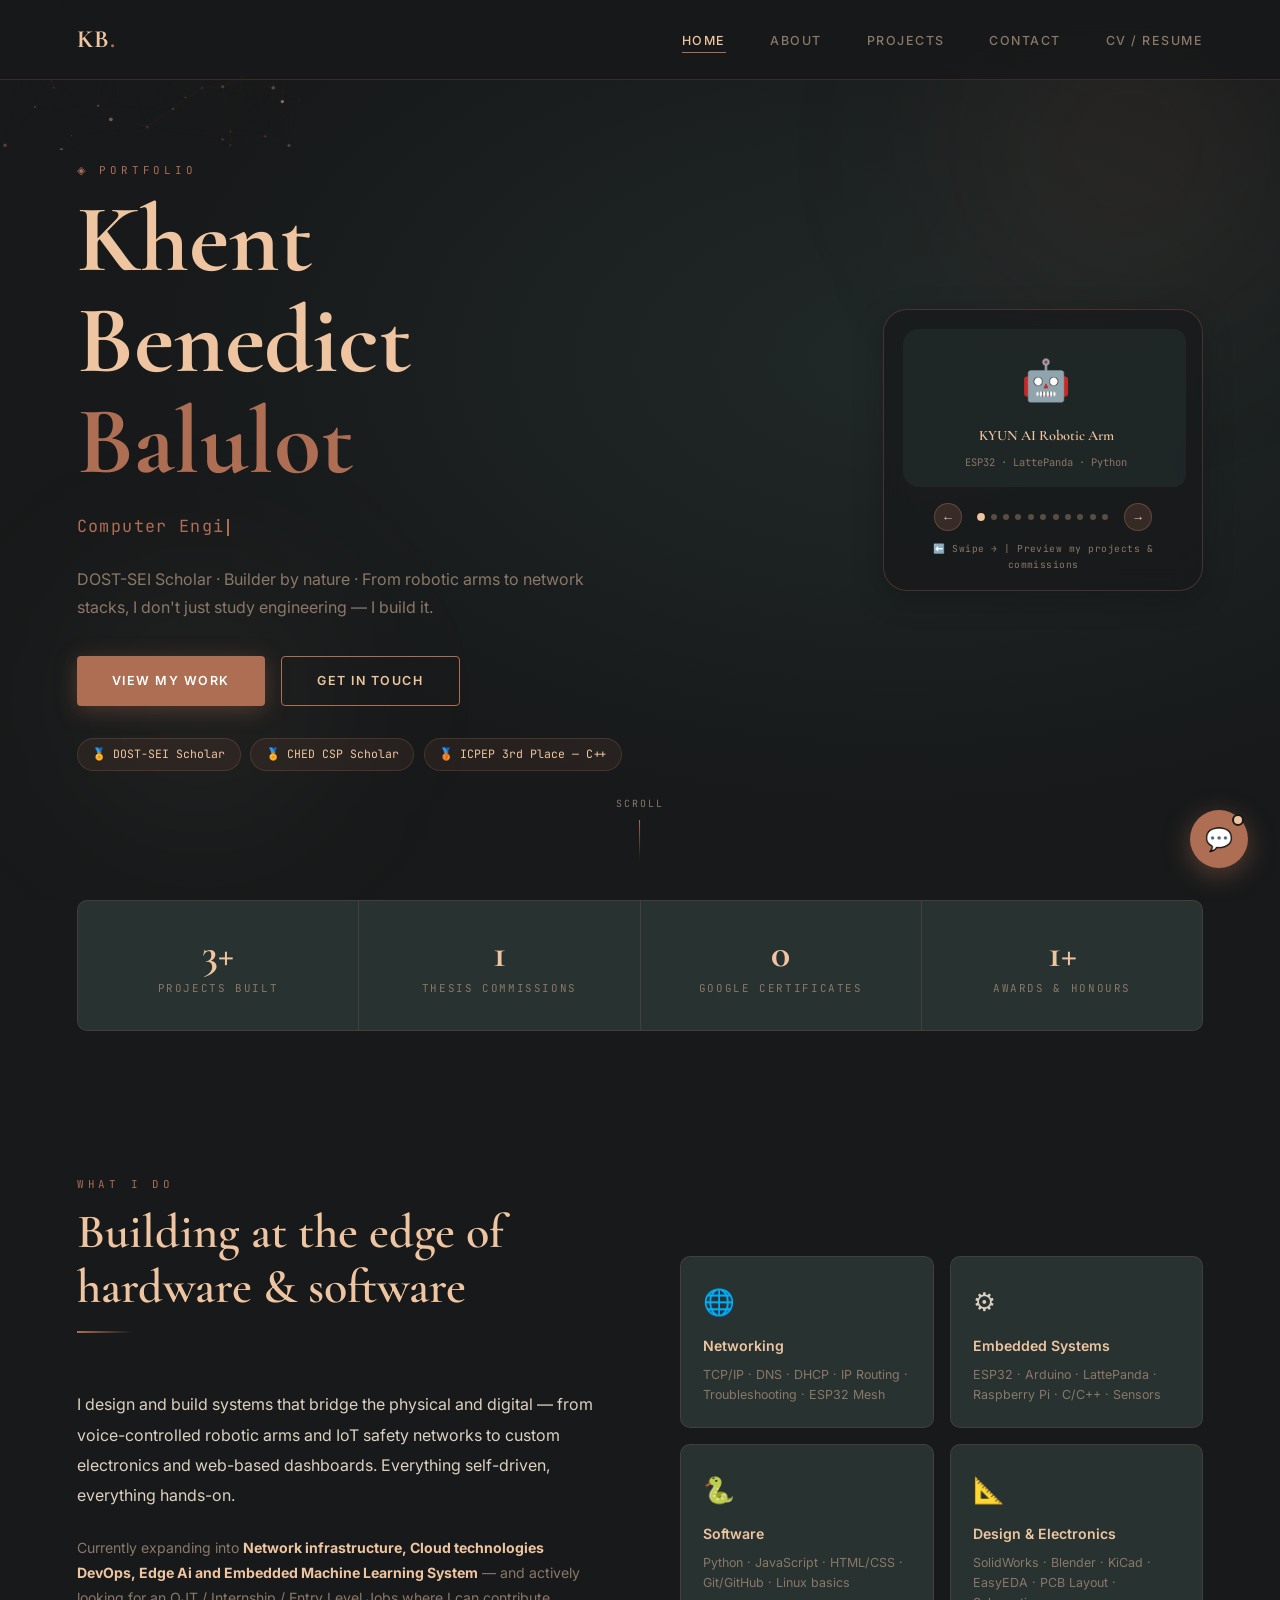
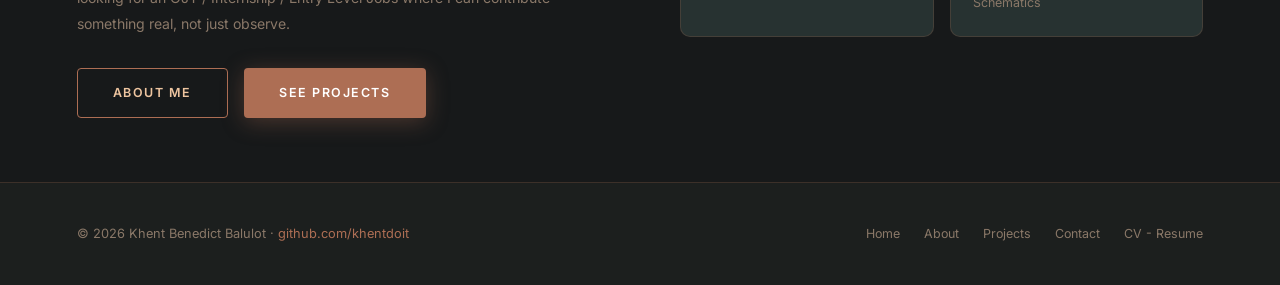
<file: index.html>
<!DOCTYPE html>
<html lang="en">
<head>
  <meta charset="UTF-8">
  <meta name="viewport" content="width=device-width, initial-scale=1.0">
  <meta name="description" content="Khent Benedict Balulot — Computer Engineering Student, DOST Scholar, IoT & Network Builder">
  <title>Khent Benedict Balulot | Portfolio</title>
  <link rel="stylesheet" href="css/style.css">
  <link rel="stylesheet" href="css/animations.css">
  <link rel="stylesheet" href="css/chatbot.css">
</head>
<body>

<!-- ═══════════════════════════════════════════════
     NAVIGATION
═══════════════════════════════════════════════ -->
<nav class="nav">
  <a href="index.html" class="nav-logo">KB<span>.</span></a>
  <div class="hamburger" id="hamburger" aria-label="Menu">
    <span></span><span></span><span></span>
  </div>
  <ul class="nav-links" id="nav-links">
    <li><a href="index.html">Home</a></li>
    <li><a href="about.html">About</a></li>
    <li><a href="projects.html">Projects</a></li>
    <li><a href="contact.html">Contact</a></li>
    <li><a href="cv.html">CV / Resume</a></li>      
  </ul>
</nav>

<!-- ═══════════════════════════════════════════════
     HERO SECTION WITH MINI CAROUSEL
═══════════════════════════════════════════════ -->
<section class="hero" id="hero">
  <canvas id="particles-canvas"></canvas>
  <div class="hero-orb hero-orb-1"></div>
  <div class="hero-orb hero-orb-2"></div>

  <div class="hero-content">
    <p class="section-label">◈ Portfolio</p>

    <h1 class="hero-name">
      Khent Benedict<br><span>Balulot</span>
    </h1>

    <p class="hero-title">
      <span id="typewriter"
        data-lines='["Computer Engineering Student","Future Network DevOps Engineer","IoT &amp; Embedded Systems Builder","Cloud Infrastructure Enthusiast"]'>
      </span>
    </p>

    <p class="hero-bio">
      DOST-SEI Scholar · Builder by nature · From robotic arms to network stacks,
      I don't just study engineering — I build it.
    </p>

    <div class="hero-cta">
      <a href="projects.html" class="btn btn-primary">View My Work</a>
      <a href="contact.html" class="btn btn-outline">Get In Touch</a>
    </div>

    <div class="hero-badges">
      <span class="hero-badge">🏅 DOST-SEI Scholar</span>
      <span class="hero-badge">🏅 CHED CSP Scholar</span>
      <span class="hero-badge">🥉 ICPEP 3rd Place — C++</span>
    </div>
  </div>

  <!-- MINI CAROUSEL - Project Peek -->
  <div class="hero-mini-carousel">
    <div class="mini-carousel-container">
      <div class="mini-carousel-track" id="miniCarouselTrack">
        <!-- Project 1 -->
        <div class="mini-slide">
          <div class="mini-slide-icon">🤖</div>
          <div class="mini-slide-title">KYUN AI Robotic Arm</div>
          <div class="mini-slide-tags">ESP32 · LattePanda · Python</div>
        </div>
        <!-- Project 2 -->
        <div class="mini-slide">
          <div class="mini-slide-icon">🏠</div>
          <div class="mini-slide-title">Safety House IoT</div>
          <div class="mini-slide-tags">ESP32 · Telegram · Sensors</div>
        </div>
        <!-- Project 3 -->
        <div class="mini-slide">
          <div class="mini-slide-icon">🦯</div>
          <div class="mini-slide-title">Smart Cane GPS</div>
          <div class="mini-slide-tags">ESP32 · ESP-NOW · GPS</div>
        </div>
        <!-- Project 4 -->
        <div class="mini-slide">
          <div class="mini-slide-icon">🌾</div>
          <div class="mini-slide-title">Farm Irrigation</div>
          <div class="mini-slide-tags">ESP32 · Automation · Sensors</div>
        </div>
        <!-- Project 5 -->
        <div class="mini-slide">
          <div class="mini-slide-icon">🔌</div>
          <div class="mini-slide-title">DIY Power Supply</div>
          <div class="mini-slide-tags">5V/3A · From Scratch</div>
        </div>
        <!-- Project 6 -->
        <div class="mini-slide">
          <div class="mini-slide-icon">📐</div>
          <div class="mini-slide-title">3D Modeling</div>
          <div class="mini-slide-tags">SolidWorks · Blender</div>
        </div>
        <!-- Project 7 -->
        <div class="mini-slide">
          <div class="mini-slide-icon">📟</div>
          <div class="mini-slide-title">PCB Layouts</div>
          <div class="mini-slide-tags">KiCad · EasyEDA</div>
        </div>
        <!-- Commission 1 -->
        <div class="mini-slide">
          <div class="mini-slide-icon">🌾</div>
          <div class="mini-slide-title">Rice Fodder Machine</div>
          <div class="mini-slide-tags">Arduino · Sensors</div>
        </div>
        <!-- Commission 2 -->
        <div class="mini-slide">
          <div class="mini-slide-icon">⚠️</div>
          <div class="mini-slide-title">Sulfur Detector</div>
          <div class="mini-slide-tags">SIM800L · SMS Alerts</div>
        </div>
        <!-- Commission 3 -->
        <div class="mini-slide">
          <div class="mini-slide-icon">♻️</div>
          <div class="mini-slide-title">Smart Trashcan</div>
          <div class="mini-slide-tags">SolidWorks · 3D Model</div>
        </div>
        <!-- Commission 4 -->
        <div class="mini-slide">
          <div class="mini-slide-icon">☀️</div>
          <div class="mini-slide-title">Solar Charging Station</div>
          <div class="mini-slide-tags">3D Model · SolidWorks</div>
        </div>
      </div>
    </div>
    <div class="mini-carousel-nav">
      <button class="mini-prev" id="miniPrev">←</button>
      <span class="mini-indicators" id="miniIndicators"></span>
      <button class="mini-next" id="miniNext">→</button>
    </div>
    <p class="mini-carousel-label">⬅️ Swipe →  |  Preview my projects & commissions</p>
  </div>

  <div class="scroll-indicator">SCROLL</div>
</section>

<!-- ═══════════════════════════════════════════════
     STATS BAR
═══════════════════════════════════════════════ -->
<section class="stats-section" style="padding:0 6% 5rem">
  <div class="container fade-up">
    <div class="stats-bar">
      <div class="stat-item">
        <div class="stat-number" data-count="10" data-suffix="+">0+</div>
        <div class="stat-label">Projects Built</div>
      </div>
      <div class="stat-item">
        <div class="stat-number" data-count="6">0</div>
        <div class="stat-label">Thesis Commissions</div>
      </div>
      <div class="stat-item">
        <div class="stat-number" data-count="2">0</div>
        <div class="stat-label">Google Certificates</div>
      </div>
      <div class="stat-item">
        <div class="stat-number" data-count="5" data-suffix="+">0+</div>
        <div class="stat-label">Awards &amp; Honours</div>
      </div>
    </div>
  </div>
</section>

<!-- ═══════════════════════════════════════════════
     QUICK INTRO STRIP
═══════════════════════════════════════════════ -->
<section style="padding:4rem 6%">
  <div class="container">
    <div class="intro-grid">
      <div class="fade-up">
        <p class="section-label">What I do</p>
        <h2 class="section-title">Building at the edge of hardware &amp; software</h2>
        <div class="section-rule"></div>
        <p style="color:var(--text);line-height:1.9;margin-bottom:1.5rem">
          I design and build systems that bridge the physical and digital — from
          voice-controlled robotic arms and IoT safety networks to custom electronics
          and web-based dashboards. Everything self-driven, everything hands-on.
        </p>
        <p style="color:var(--text-dim);font-size:.88rem;line-height:1.8">
          Currently expanding into <strong style="color:var(--accent)">Network infrastructure,
          Cloud technologies DevOps, Edge Ai and Embedded Machine Learning System</strong> — and actively looking for an OJT / Internship / Entry Level Jobs where
          I can contribute something real, not just observe.
        </p>
        <div style="margin-top:2rem;display:flex;gap:1rem;flex-wrap:wrap">
          <a href="about.html" class="btn btn-outline">About Me</a>
          <a href="projects.html" class="btn btn-primary">See Projects</a>
        </div>
      </div>

      <div class="quick-skills fade-up">
        <div class="quick-skill-card card card-shimmer">
          <div class="qs-icon">🌐</div>
          <h4>Networking</h4>
          <p>TCP/IP · DNS · DHCP · IP Routing · Troubleshooting · ESP32 Mesh</p>
        </div>
        <div class="quick-skill-card card card-shimmer">
          <div class="qs-icon">⚙️</div>
          <h4>Embedded Systems</h4>
          <p>ESP32 · Arduino · LattePanda · Raspberry Pi · C/C++ · Sensors</p>
        </div>
        <div class="quick-skill-card card card-shimmer">
          <div class="qs-icon">🐍</div>
          <h4>Software</h4>
          <p>Python · JavaScript · HTML/CSS · Git/GitHub · Linux basics</p>
        </div>
        <div class="quick-skill-card card card-shimmer">
          <div class="qs-icon">📐</div>
          <h4>Design &amp; Electronics</h4>
          <p>SolidWorks · Blender · KiCad · EasyEDA · PCB Layout · Schematics</p>
        </div>
      </div>
    </div>
  </div>
</section>

<!-- ═══════════════════════════════════════════════
     FOOTER
═══════════════════════════════════════════════ -->
<footer>
  <p>© 2026 Khent Benedict Balulot · <a href="https://github.com/khentdoit" target="_blank">github.com/khentdoit</a></p>
  <nav class="footer-links">
    <a href="index.html">Home</a>
    <a href="about.html">About</a>
    <a href="projects.html">Projects</a>
    <a href="contact.html">Contact</a>
    <a href="cv.html">CV - Resume</a>   
  </nav>
</footer>

<!-- ═══════════════════════════════════════════════
     CHATBOT WIDGET
═══════════════════════════════════════════════ -->
<button class="chat-toggle" id="chat-toggle" aria-label="Open chat">
  💬
  <span class="chat-badge" id="chat-badge"></span>
</button>

<div class="chat-window" id="chat-window" role="dialog" aria-label="KB Assistant">
  <div class="chat-header">
    <div class="chat-avatar">🤖</div>
    <div class="chat-header-info">
      <h4>KB Assistant</h4>
      <span>● Online · Ask me anything</span>
    </div>
    <button class="chat-close" id="chat-close" aria-label="Close">✕</button>
  </div>
  <div class="chat-messages" id="chat-messages"></div>
  <div class="chat-input-wrap">
    <input class="chat-input" id="chat-input" type="text" placeholder="Ask about projects, skills…" autocomplete="off">
    <button class="chat-send" id="chat-send" aria-label="Send">➤</button>
  </div>
</div>

<!-- ── Page overlay for transitions ── -->
<div class="page-transition-overlay" id="overlay"></div>

<script src="js/transitions.js"></script>
<script src="js/main.js"></script>
<script src="js/chatbot.js"></script>

<script>
// Mini Carousel Functionality
(function() {
  const track = document.getElementById('miniCarouselTrack');
  const prevBtn = document.getElementById('miniPrev');
  const nextBtn = document.getElementById('miniNext');
  const indicators = document.getElementById('miniIndicators');
  
  if (!track) return;
  
  const slides = track.querySelectorAll('.mini-slide');
  const slideCount = slides.length;
  let currentIndex = 0;
  let autoScrollInterval;
  
  // Create indicators
  for (let i = 0; i < slideCount; i++) {
    const dot = document.createElement('button');
    dot.classList.add('mini-dot');
    if (i === 0) dot.classList.add('active');
    dot.addEventListener('click', () => goToSlide(i));
    indicators.appendChild(dot);
  }
  
  function updateCarousel() {
    const slideWidth = slides[0]?.offsetWidth || 200;
    track.style.transform = `translateX(-${currentIndex * slideWidth}px)`;
    
    // Update dots
    const dots = indicators.querySelectorAll('.mini-dot');
    dots.forEach((dot, i) => {
      dot.classList.toggle('active', i === currentIndex);
    });
  }
  
  function goToSlide(index) {
    currentIndex = Math.max(0, Math.min(index, slideCount - 1));
    updateCarousel();
    resetAutoScroll();
  }
  
  function nextSlide() {
    goToSlide(currentIndex + 1);
  }
  
  function prevSlide() {
    goToSlide(currentIndex - 1);
  }
  
  function resetAutoScroll() {
    if (autoScrollInterval) clearInterval(autoScrollInterval);
    autoScrollInterval = setInterval(() => {
      if (currentIndex >= slideCount - 1) {
        goToSlide(0);
      } else {
        nextSlide();
      }
    }, 4000);
  }
  
  if (prevBtn) prevBtn.addEventListener('click', prevSlide);
  if (nextBtn) nextBtn.addEventListener('click', nextSlide);
  
  // Handle window resize
  window.addEventListener('resize', () => {
    updateCarousel();
  });
  
  setTimeout(updateCarousel, 100);
  resetAutoScroll();
  
  // Touch/swipe support for mobile
  let touchStartX = 0;
  track.addEventListener('touchstart', (e) => {
    touchStartX = e.changedTouches[0].screenX;
  });
  track.addEventListener('touchend', (e) => {
    const touchEndX = e.changedTouches[0].screenX;
    if (touchEndX < touchStartX - 50) nextSlide();
    if (touchEndX > touchStartX + 50) prevSlide();
  });
})();
</script>

<style>
/* ── Hero (index-specific) ──────────────────────────────── */
.hero {
  position: relative;
  min-height: 100vh;
  display: flex;
  align-items: center;
  justify-content: space-between;
  flex-wrap: wrap;
  padding: 0 6%;
  overflow: hidden;
  background: radial-gradient(ellipse at 70% 40%, rgba(39,50,49,0.6), transparent 60%),
              radial-gradient(ellipse at 20% 80%, rgba(23,25,26,0.9), transparent 60%),
              var(--bg);
}
.hero-content {
  position: relative;
  z-index: 2;
  max-width: 550px;
  padding: 6rem 0 4rem;
}

/* MINI CAROUSEL STYLES */
.hero-mini-carousel {
  position: relative;
  z-index: 2;
  width: 320px;
  background: rgba(23,25,26,0.7);
  backdrop-filter: blur(12px);
  border-radius: 24px;
  border: 1px solid rgba(173,110,84,0.3);
  padding: 1rem;
  margin: 2rem 0;
  box-shadow: 0 8px 32px rgba(0,0,0,0.2);
}

.mini-carousel-container {
  overflow: hidden;
  border-radius: 16px;
}

.mini-carousel-track {
  display: flex;
  transition: transform 0.4s cubic-bezier(0.2, 0.9, 0.4, 1.1);
}

.mini-slide {
  min-width: 100%;
  padding: 1rem;
  text-align: center;
  background: rgba(39,50,49,0.5);
  border-radius: 16px;
  margin: 0.2rem;
}

.mini-slide-icon {
  font-size: 2.5rem;
  margin-bottom: 0.5rem;
}

.mini-slide-title {
  font-family: var(--serif);
  font-size: 0.9rem;
  font-weight: 600;
  color: var(--accent);
  margin-bottom: 0.3rem;
}

.mini-slide-tags {
  font-size: 0.65rem;
  color: var(--text-dim);
  font-family: var(--mono);
}

.mini-carousel-nav {
  display: flex;
  justify-content: center;
  align-items: center;
  gap: 1rem;
  margin-top: 0.8rem;
}

.mini-prev, .mini-next {
  background: rgba(173,110,84,0.2);
  border: 1px solid rgba(173,110,84,0.4);
  border-radius: 50%;
  width: 28px;
  height: 28px;
  display: flex;
  align-items: center;
  justify-content: center;
  cursor: pointer;
  color: var(--accent);
  font-size: 0.8rem;
  transition: all 0.2s;
}

.mini-prev:hover, .mini-next:hover {
  background: var(--copper);
  border-color: var(--copper);
  color: var(--bg);
}

.mini-indicators {
  display: flex;
  gap: 0.4rem;
}

.mini-dot {
  width: 6px;
  height: 6px;
  border-radius: 50%;
  background: rgba(238,197,160,0.3);
  border: none;
  cursor: pointer;
  transition: all 0.2s;
}

.mini-dot.active {
  background: var(--accent);
  transform: scale(1.3);
}

.mini-carousel-label {
  text-align: center;
  font-size: 0.6rem;
  color: var(--text-dim);
  margin-top: 0.6rem;
  font-family: var(--mono);
  letter-spacing: 0.05em;
}

.hero-name {
  font-family: var(--serif);
  font-size: clamp(3rem, 8vw, 6rem);
  font-weight: 700;
  color: var(--accent);
  line-height: 1.05;
  margin-bottom: 1.2rem;
}
.hero-name span { color: var(--copper); }
.hero-title {
  font-family: var(--mono);
  font-size: clamp(0.85rem, 2vw, 1.05rem);
  color: var(--copper);
  letter-spacing: 0.08em;
  margin-bottom: 1.5rem;
  min-height: 1.6em;
}
.hero-bio {
  font-size: 1rem;
  color: var(--text-dim);
  margin-bottom: 2.2rem;
  max-width: 520px;
}
.hero-cta { display: flex; gap: 1rem; flex-wrap: wrap; margin-bottom: 2rem; }
.hero-badges { display: flex; flex-wrap: wrap; gap: 0.6rem; }
.hero-badge {
  padding: 0.35rem 0.9rem;
  background: rgba(173,110,84,0.1);
  border: 1px solid rgba(173,110,84,0.25);
  border-radius: 20px;
  font-size: 0.72rem;
  font-family: var(--mono);
  color: var(--accent);
}

/* Responsive */
@media (max-width: 900px) {
  .hero {
    flex-direction: column;
    justify-content: center;
    text-align: center;
  }
  .hero-content {
    text-align: center;
    padding: 4rem 0 1rem;
  }
  .hero-bio {
    margin-left: auto;
    margin-right: auto;
  }
  .hero-cta {
    justify-content: center;
  }
  .hero-badges {
    justify-content: center;
  }
  .hero-mini-carousel {
    width: 280px;
    margin: 1rem auto;
  }
}

.intro-grid {
  display: grid;
  grid-template-columns: 1fr 1fr;
  gap: 5rem;
  align-items: center;
}
.quick-skills {
  display: grid;
  grid-template-columns: 1fr 1fr;
  gap: 1rem;
}
.quick-skill-card {
  padding: 1.4rem;
}
.qs-icon { font-size: 1.6rem; margin-bottom: 0.6rem; }
.quick-skill-card h4 {
  font-size: 0.88rem;
  font-weight: 600;
  color: var(--accent);
  margin-bottom: 0.4rem;
}
.quick-skill-card p { font-size: 0.78rem; color: var(--text-dim); line-height: 1.6; }

@media (max-width: 900px) {
  .intro-grid { grid-template-columns: 1fr; gap: 3rem; }
}
@media (max-width: 600px) {
  .quick-skills { grid-template-columns: 1fr; }
  .hero-name { font-size: 2.8rem; }
}
</style>

</body>
</html>
</file>
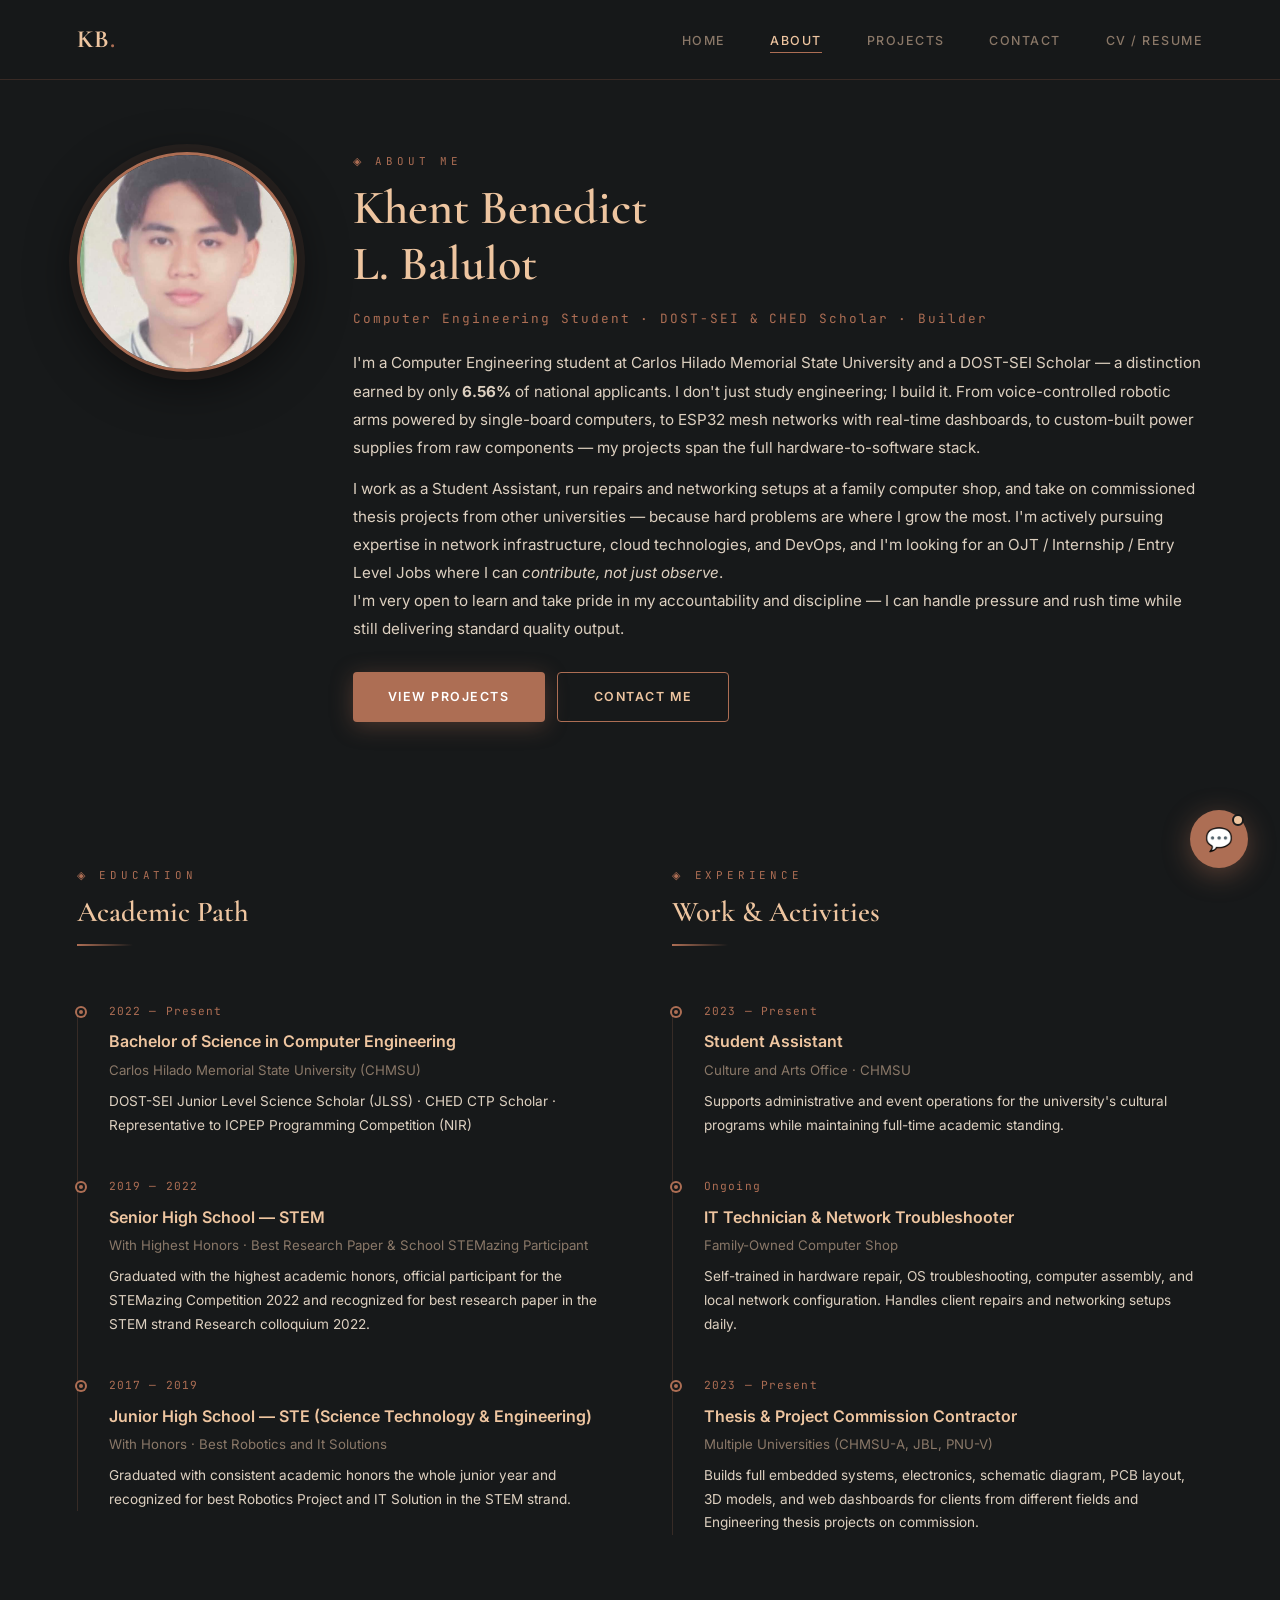
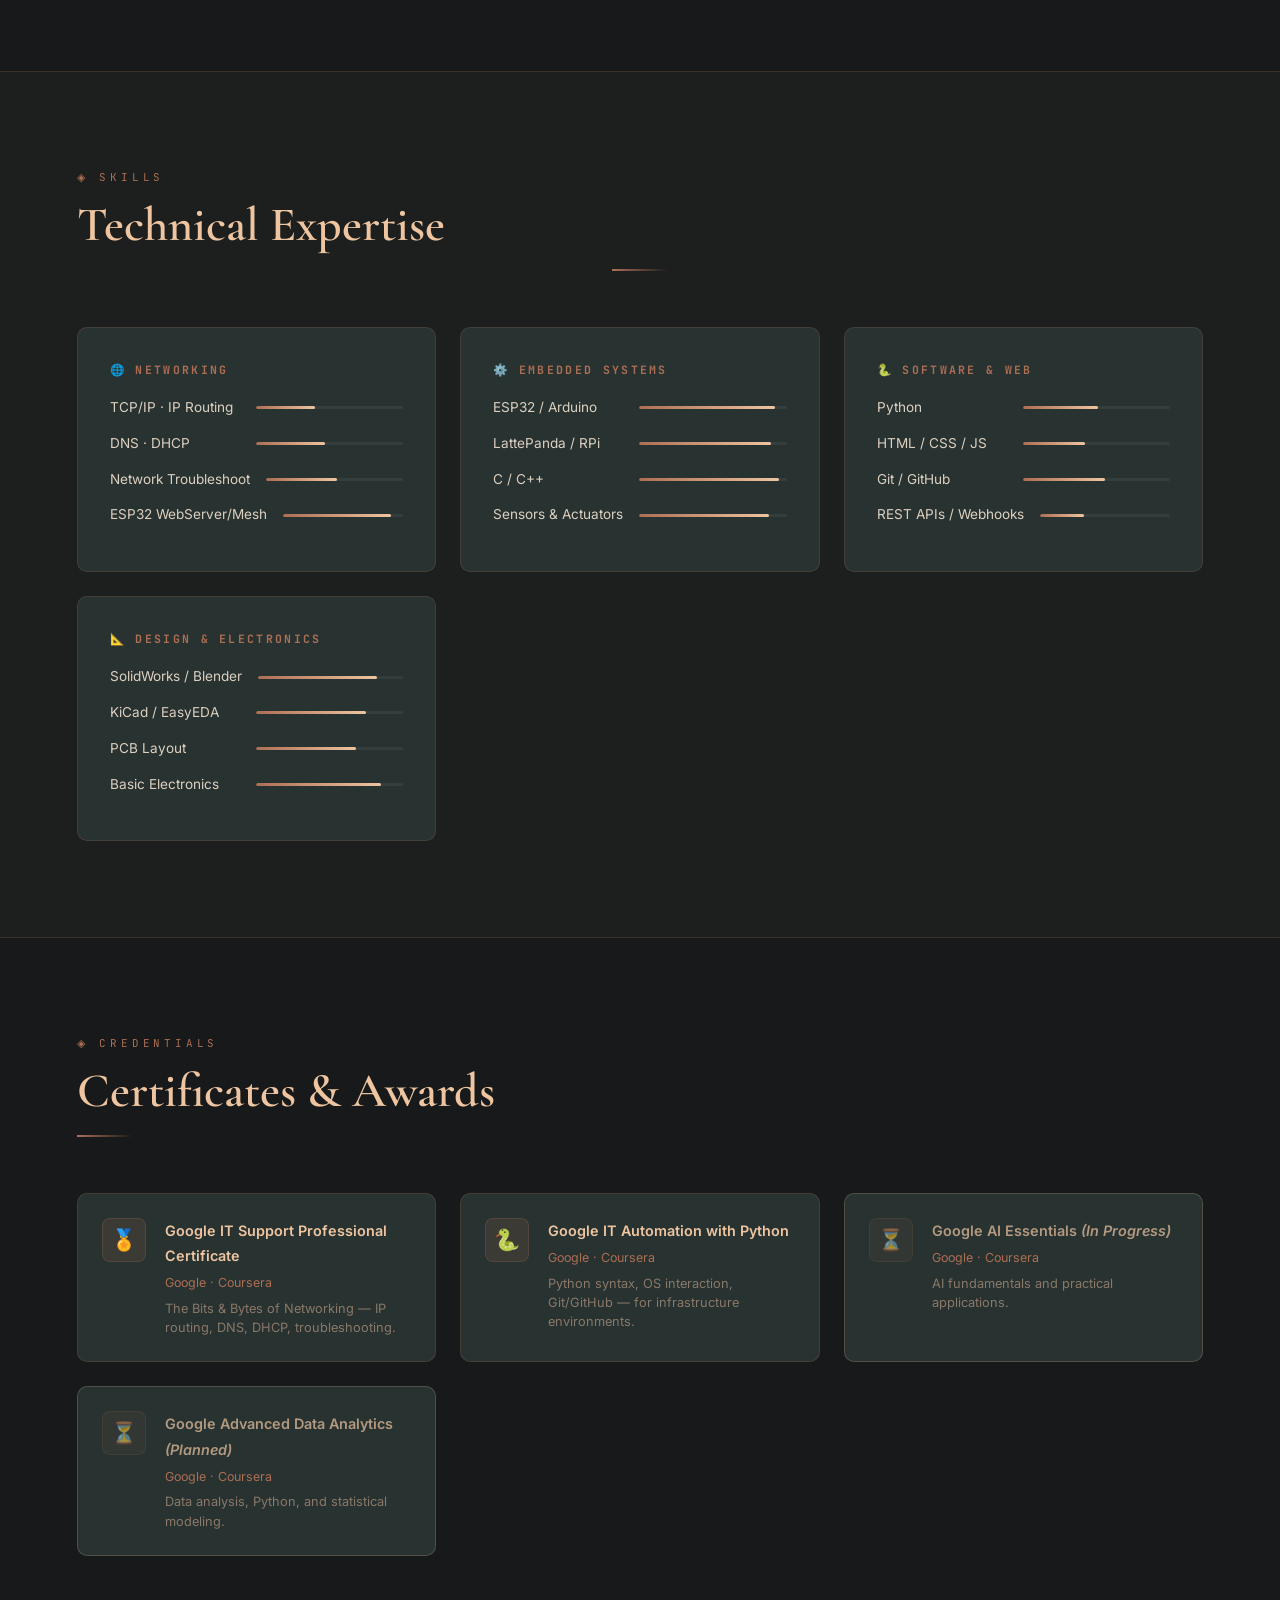
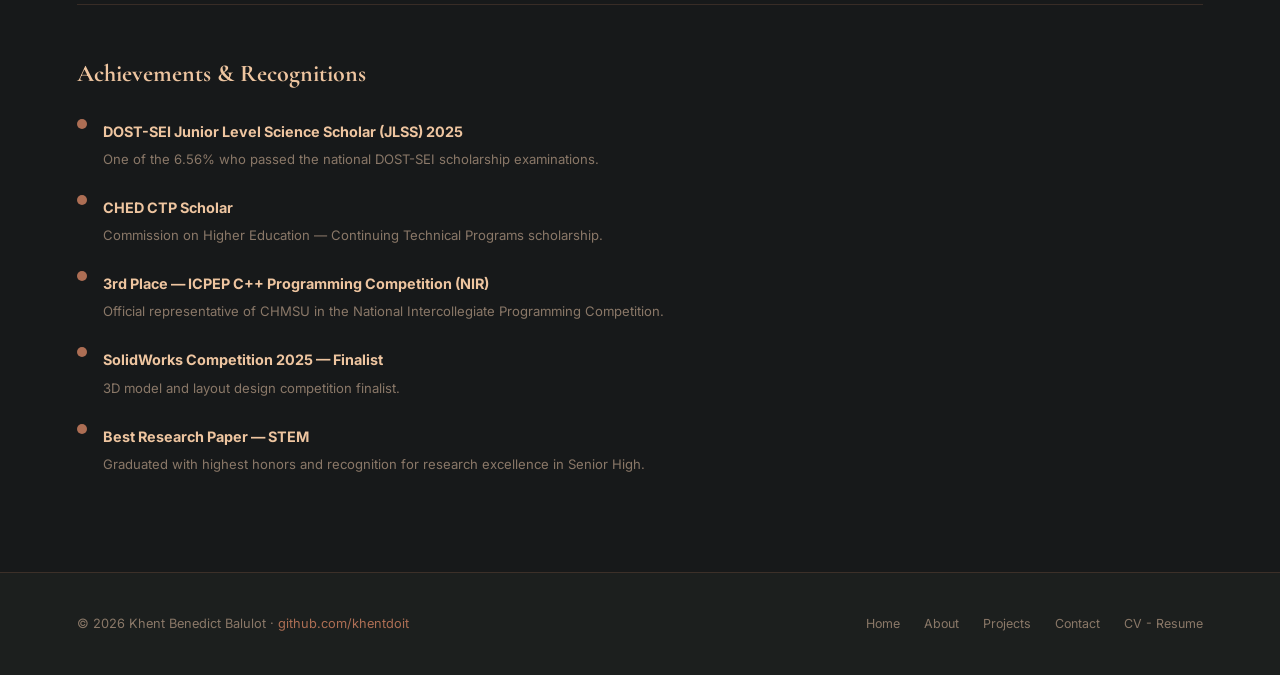
<file: about.html>
<!DOCTYPE html>
<html lang="en">
<head>
  <meta charset="UTF-8">
  <meta name="viewport" content="width=device-width, initial-scale=1.0">
  <title>About — Khent Benedict Balulot</title>
  <link rel="stylesheet" href="css/style.css">
  <link rel="stylesheet" href="css/animations.css">
  <link rel="stylesheet" href="css/chatbot.css">
</head>
<body>

<nav class="nav">
  <a href="index.html" class="nav-logo">KB<span>.</span></a>
  <div class="hamburger" id="hamburger"><span></span><span></span><span></span></div>
<ul class="nav-links" id="nav-links">
  <li><a href="index.html">Home</a></li>
  <li><a href="about.html">About</a></li>
  <li><a href="projects.html">Projects</a></li>
  <li><a href="contact.html">Contact</a></li>
    <li><a href="cv.html">CV / Resume</a></li>      
</ul>
</nav>

<div class="page">

<!-- ═══════════════════════════════════════════════
     PAGE HEADER
═══════════════════════════════════════════════ -->
<section class="about-header">
  <div class="container">
    <div class="about-hero fade-up">

      <!-- ── REPLACE PHOTO ─────────────────────────────────────
           To use your own photo:
           1. Add your image file to the img/ folder (e.g. img/profile.jpg)
           2. Replace the <div class="profile-placeholder"> below with:
              <img class="profile-photo" src="img/profile.jpg" alt="Khent Benedict Balulot">
           ─────────────────────────────────────────────────── -->
      <img class="profile-photo" src="img/profile.jpg" alt="Khent Benedict Balulot">

      <div class="about-intro">
        <p class="section-label">◈ About Me</p>
        <h1 class="section-title">Khent Benedict<br>L. Balulot</h1>
        <p class="about-tagline">Computer Engineering Student · DOST-SEI & CHED Scholar · Builder </p>


<p class="about-bio">
  I'm a Computer Engineering student at Carlos Hilado Memorial State University and a
  DOST-SEI Scholar — a distinction earned by only <strong>6.56%</strong> of national applicants.
  I don't just study engineering; I build it. From voice-controlled robotic arms powered by
  single-board computers, to ESP32 mesh networks with real-time dashboards, to custom-built
  power supplies from raw components — my projects span the full hardware-to-software stack.
</p>
<p class="about-bio" style="margin-top:.8rem">
  I work as a Student Assistant, run repairs and networking setups at a family computer shop,
  and take on commissioned thesis projects from other universities — because hard problems
  are where I grow the most. I'm actively pursuing expertise in network infrastructure,
  cloud technologies, and DevOps, and I'm looking for an OJT / Internship / Entry Level Jobs  where I can
  <em>contribute, not just observe</em>.
</p>

       <p class="about-bio" style="margin-bottom: 0.8rem;">
  I'm very open to learn and take pride in my accountability and discipline — I can handle pressure and rush time while still delivering standard quality output.
</p>
        <div style="display:flex;gap:.8rem;flex-wrap:wrap;margin-top:1.8rem">
          <a href="projects.html" class="btn btn-primary">View Projects</a>
          <a href="contact.html" class="btn btn-outline">Contact Me</a>
        </div>
      </div>
    </div>
  </div>
</section>

<!-- ═══════════════════════════════════════════════
     EDUCATION & EXPERIENCE
═══════════════════════════════════════════════ -->
<section>
  <div class="container">
    <div class="two-col-grid">

      <!-- Education -->
      <div class="fade-up">
        <p class="section-label">◈ Education</p>
        <h2 class="section-title" style="font-size:1.8rem">Academic Path</h2>
        <div class="section-rule"></div>

        <div class="timeline">
          <div class="timeline-item">
            <div class="timeline-date">2022 — Present</div>
            <div class="timeline-title">Bachelor of Science in Computer Engineering</div>
            <div class="timeline-sub">Carlos Hilado Memorial State University (CHMSU)</div>
            <div class="timeline-desc">
              DOST-SEI Junior Level Science Scholar (JLSS) · CHED CTP Scholar ·
              Representative to ICPEP Programming Competition (NIR)
            </div>
          </div>

          <div class="timeline-item">
            <div class="timeline-date">2019 — 2022</div>
            <div class="timeline-title">Senior High School — STEM</div>
            <div class="timeline-sub">With Highest Honors · Best Research Paper & School STEMazing Participant</div>
            <div class="timeline-desc">
              Graduated with the highest academic honors, official participant for the STEMazing Competition 2022 and recognized for best research paper in the STEM strand Research colloquium 2022.
            </div>
          </div>

          <div class="timeline-item">
            <div class="timeline-date">2017 — 2019</div>
            <div class="timeline-title">Junior High School — STE (Science Technology & Engineering)</div>
            <div class="timeline-sub">With  Honors · Best Robotics and It Solutions</div>
            <div class="timeline-desc">
              Graduated with consistent academic honors the whole junior year and recognized for best Robotics Project and IT Solution in the STEM strand.
            </div>
          </div>
        </div>
      </div>

      <!-- Experience -->
      <div class="fade-up">
        <p class="section-label">◈ Experience</p>
        <h2 class="section-title" style="font-size:1.8rem">Work &amp; Activities</h2>
        <div class="section-rule"></div>

        <div class="timeline">
          <div class="timeline-item">
            <div class="timeline-date">2023 — Present</div>
            <div class="timeline-title">Student Assistant</div>
            <div class="timeline-sub">Culture and Arts Office · CHMSU</div>
            <div class="timeline-desc">
              Supports administrative and event operations for the university's cultural programs
              while maintaining full-time academic standing.
            </div>
          </div>

          <div class="timeline-item">
            <div class="timeline-date">Ongoing</div>
            <div class="timeline-title">IT Technician &amp; Network Troubleshooter</div>
            <div class="timeline-sub">Family-Owned Computer Shop</div>
            <div class="timeline-desc">
              Self-trained in hardware repair, OS troubleshooting, computer assembly, and
              local network configuration. Handles client repairs and networking setups daily.
            </div>
          </div>

          <div class="timeline-item">
            <div class="timeline-date">2023 — Present</div>
            <div class="timeline-title">Thesis & Project Commission Contractor</div>
            <div class="timeline-sub">Multiple Universities (CHMSU-A, JBL, PNU-V)</div>
            <div class="timeline-desc">
              Builds full embedded systems, electronics, schematic diagram, PCB layout, 3D models, and web dashboards for
              clients from different fields and Engineering thesis projects on commission.
            </div>
          </div>
        </div>
      </div>

    </div>
  </div>
</section>

<!-- ═══════════════════════════════════════════════
     SKILLS
═══════════════════════════════════════════════ -->
<section style="background:var(--panel);border-top:1px solid var(--border);border-bottom:1px solid var(--border)">
  <div class="container fade-up">
    <p class="section-label text-center">◈ Skills</p>
    <h2 class="section-title text-center">Technical Expertise</h2>
    <div class="section-rule" style="margin:0 auto 3.5rem"></div>

    <div class="skills-grid">

      <div class="skill-group card">
        <h4>🌐 Networking</h4>
        <div class="skill-item">
          <span class="skill-name">TCP/IP · IP Routing</span>
          <div class="skill-bar"><div class="skill-fill" data-width="40%"></div></div>
        </div>
        <div class="skill-item">
          <span class="skill-name">DNS · DHCP</span>
          <div class="skill-bar"><div class="skill-fill" data-width="47%"></div></div>
        </div>
        <div class="skill-item">
          <span class="skill-name">Network Troubleshoot</span>
          <div class="skill-bar"><div class="skill-fill" data-width="52%"></div></div>
        </div>
        <div class="skill-item">
          <span class="skill-name">ESP32 WebServer/Mesh</span>
          <div class="skill-bar"><div class="skill-fill" data-width="90%"></div></div>
        </div>
      </div>

      <div class="skill-group card">
        <h4>⚙️ Embedded Systems</h4>
        <div class="skill-item">
          <span class="skill-name">ESP32 / Arduino</span>
          <div class="skill-bar"><div class="skill-fill" data-width="92%"></div></div>
        </div>
        <div class="skill-item">
          <span class="skill-name">LattePanda / RPi</span>
          <div class="skill-bar"><div class="skill-fill" data-width="89%"></div></div>
        </div>
        <div class="skill-item">
          <span class="skill-name">C / C++</span>
          <div class="skill-bar"><div class="skill-fill" data-width="95%"></div></div>
        </div>
        <div class="skill-item">
          <span class="skill-name">Sensors &amp; Actuators</span>
          <div class="skill-bar"><div class="skill-fill" data-width="88%"></div></div>
        </div>
      </div>

      <div class="skill-group card">
        <h4>🐍 Software &amp; Web</h4>
        <div class="skill-item">
          <span class="skill-name">Python</span>
          <div class="skill-bar"><div class="skill-fill" data-width="51%"></div></div>
        </div>
        <div class="skill-item">
          <span class="skill-name">HTML / CSS / JS</span>
          <div class="skill-bar"><div class="skill-fill" data-width="42%"></div></div>
        </div>
        <div class="skill-item">
          <span class="skill-name">Git / GitHub</span>
          <div class="skill-bar"><div class="skill-fill" data-width="56%"></div></div>
        </div>
        <div class="skill-item">
          <span class="skill-name">REST APIs / Webhooks</span>
          <div class="skill-bar"><div class="skill-fill" data-width="34%"></div></div>
        </div>
      </div>

      <div class="skill-group card">
        <h4>📐 Design &amp; Electronics</h4>
        <div class="skill-item">
          <span class="skill-name">SolidWorks / Blender</span>
          <div class="skill-bar"><div class="skill-fill" data-width="82%"></div></div>
        </div>
        <div class="skill-item">
          <span class="skill-name">KiCad / EasyEDA</span>
          <div class="skill-bar"><div class="skill-fill" data-width="75%"></div></div>
        </div>
        <div class="skill-item">
          <span class="skill-name">PCB Layout</span>
          <div class="skill-bar"><div class="skill-fill" data-width="68%"></div></div>
        </div>
        <div class="skill-item">
          <span class="skill-name">Basic Electronics</span>
          <div class="skill-bar"><div class="skill-fill" data-width="85%"></div></div>
        </div>
      </div>

    </div>
  </div>
</section>

<!-- ═══════════════════════════════════════════════
     CERTIFICATIONS & AWARDS
═══════════════════════════════════════════════ -->
<section>
  <div class="container">
    <p class="section-label">◈ Credentials</p>
    <h2 class="section-title">Certificates &amp; Awards</h2>
    <div class="section-rule"></div>

    <div class="cert-grid fade-up">
      <div class="cert-card">
        <div class="cert-icon">🏅</div>
        <div>
          <div class="cert-name">Google IT Support Professional Certificate</div>
          <div class="cert-issuer">Google · Coursera</div>
          <div class="cert-desc">The Bits &amp; Bytes of Networking — IP routing, DNS, DHCP, troubleshooting.</div>
        </div>
      </div>

      <div class="cert-card">
        <div class="cert-icon">🐍</div>
        <div>
          <div class="cert-name">Google IT Automation with Python</div>
          <div class="cert-issuer">Google · Coursera</div>
          <div class="cert-desc">Python syntax, OS interaction, Git/GitHub — for infrastructure environments.</div>
        </div>
      </div>

      <div class="cert-card" style="border-color:rgba(238,197,160,0.2)">
        <div class="cert-icon" style="opacity:.6">⏳</div>
        <div>
          <div class="cert-name" style="opacity:.7">Google AI Essentials <em>(In Progress)</em></div>
          <div class="cert-issuer">Google · Coursera</div>
          <div class="cert-desc">AI fundamentals and practical applications.</div>
        </div>
      </div>

      <div class="cert-card" style="border-color:rgba(238,197,160,0.2)">
        <div class="cert-icon" style="opacity:.6">⏳</div>
        <div>
          <div class="cert-name" style="opacity:.7">Google Advanced Data Analytics <em>(Planned)</em></div>
          <div class="cert-issuer">Google · Coursera</div>
          <div class="cert-desc">Data analysis, Python, and statistical modeling.</div>
        </div>
      </div>
    </div>

    <!-- Awards -->
    <div class="awards-grid fade-up" style="margin-top:3rem">
      <h3 style="font-family:var(--serif);font-size:1.5rem;color:var(--accent);margin-bottom:1.5rem">Achievements &amp; Recognitions</h3>
      <div class="award-list">
        <div class="award-item">
          <span class="badge-pulse"></span>
          <div>
            <strong>DOST-SEI Junior Level Science Scholar (JLSS) 2025</strong>
            <p>One of the 6.56% who passed the national DOST-SEI scholarship examinations.</p>
          </div>
        </div>
        <div class="award-item">
          <span class="badge-pulse"></span>
          <div>
            <strong>CHED CTP Scholar</strong>
            <p>Commission on Higher Education — Continuing Technical Programs scholarship.</p>
          </div>
        </div>
        <div class="award-item">
          <span class="badge-pulse"></span>
          <div>
            <strong>3rd Place — ICPEP C++ Programming Competition (NIR)</strong>
            <p>Official representative of CHMSU in the National Intercollegiate Programming Competition.</p>
          </div>
        </div>
        <div class="award-item">
          <span class="badge-pulse"></span>
          <div>
            <strong>SolidWorks Competition 2025 — Finalist</strong>
            <p>3D model and layout design competition finalist.</p>
          </div>
        </div>
        <div class="award-item">
          <span class="badge-pulse"></span>
          <div>
            <strong>Best Research Paper — STEM</strong>
            <p>Graduated with highest honors and recognition for research excellence in Senior High.</p>
          </div>
        </div>
      </div>
    </div>

  </div>
</section>

</div><!-- end .page -->

<footer>
   <p>© 2026 Khent Benedict Balulot · <a href="https://github.com/khentdoit" target="_blank">github.com/khentdoit</a></p>
<nav class="footer-links">
  <a href="index.html">Home</a>
  <a href="about.html">About</a>
  <a href="projects.html">Projects</a>
  <a href="contact.html">Contact</a>
  <a href="cv.html">CV - Resume</a>   
</nav>
</footer>

<!-- Chatbot -->
<button class="chat-toggle" id="chat-toggle" aria-label="Open chat">💬<span class="chat-badge" id="chat-badge"></span></button>
<div class="chat-window" id="chat-window">
  <div class="chat-header">
    <div class="chat-avatar">🤖</div>
    <div class="chat-header-info"><h4>KB Assistant</h4><span>● Online</span></div>
    <button class="chat-close" id="chat-close">✕</button>
  </div>
  <div class="chat-messages" id="chat-messages"></div>
  <div class="chat-input-wrap">
    <input class="chat-input" id="chat-input" type="text" placeholder="Ask me anything…" autocomplete="off">
    <button class="chat-send" id="chat-send">➤</button>
  </div>
</div>

<script src="js/transitions.js"></script>
<script src="js/main.js"></script>
<script src="js/chatbot.js"></script>

<style>
.about-header { padding: 5rem 6% 3rem; }
.about-hero { display:flex; gap:3.5rem; align-items:flex-start; }
.about-intro { flex:1; }
.about-tagline { font-family:var(--mono); font-size:.8rem; color:var(--copper); letter-spacing:.15em; margin-bottom:1.2rem; }
.about-bio { color:var(--text); font-size:.95rem; line-height:1.85; }
.two-col-grid { display:grid; grid-template-columns:1fr 1fr; gap:4rem; }
.award-list { display:flex; flex-direction:column; gap:1.5rem; }
.award-item { display:flex; align-items:flex-start; gap:1rem; }
.award-item strong { display:block; color:var(--accent); font-size:.9rem; margin-bottom:.25rem; }
.award-item p { font-size:.82rem; color:var(--text-dim); }
.awards-grid { border-top:1px solid var(--border); padding-top:3rem; }
@media(max-width:900px) {
  .about-hero { flex-direction:column; align-items:center; text-align:center; }
  .two-col-grid { grid-template-columns:1fr; gap:2rem; }
}
</style>

</body>
</html>
</file>
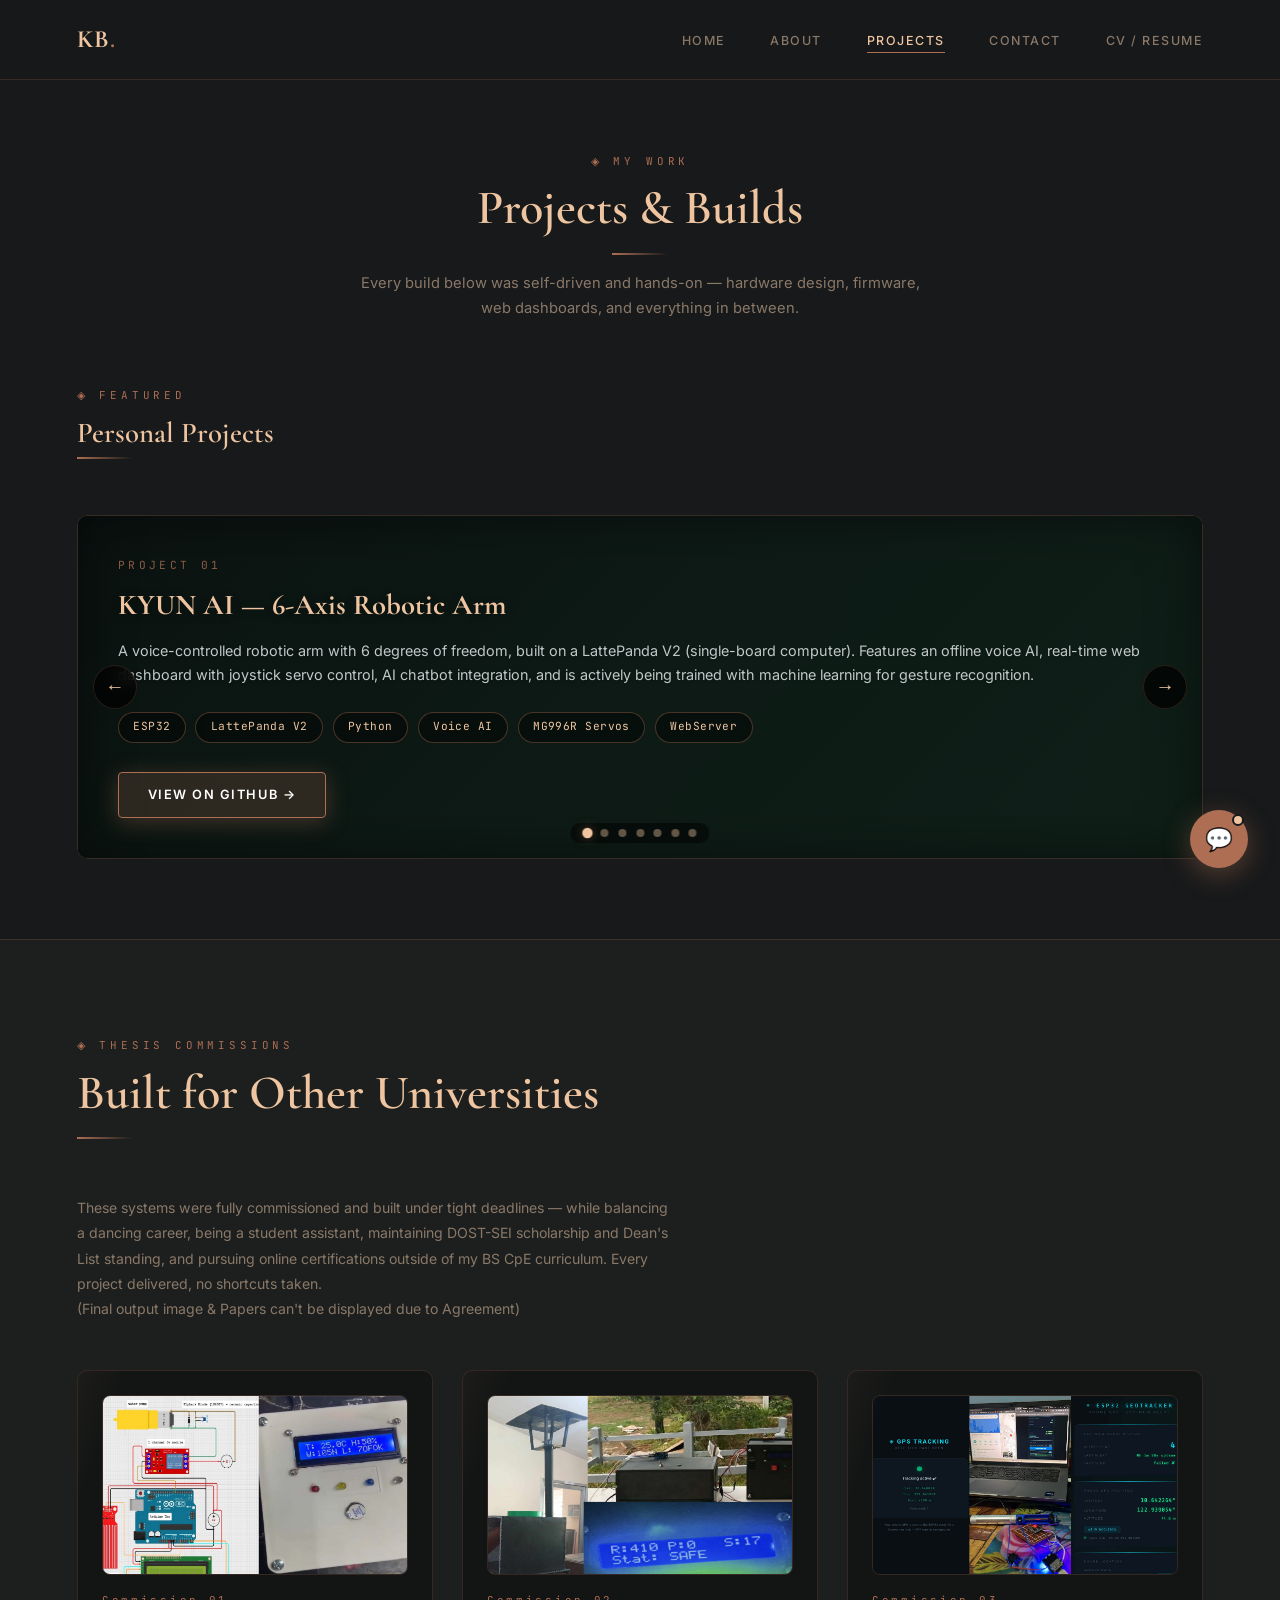
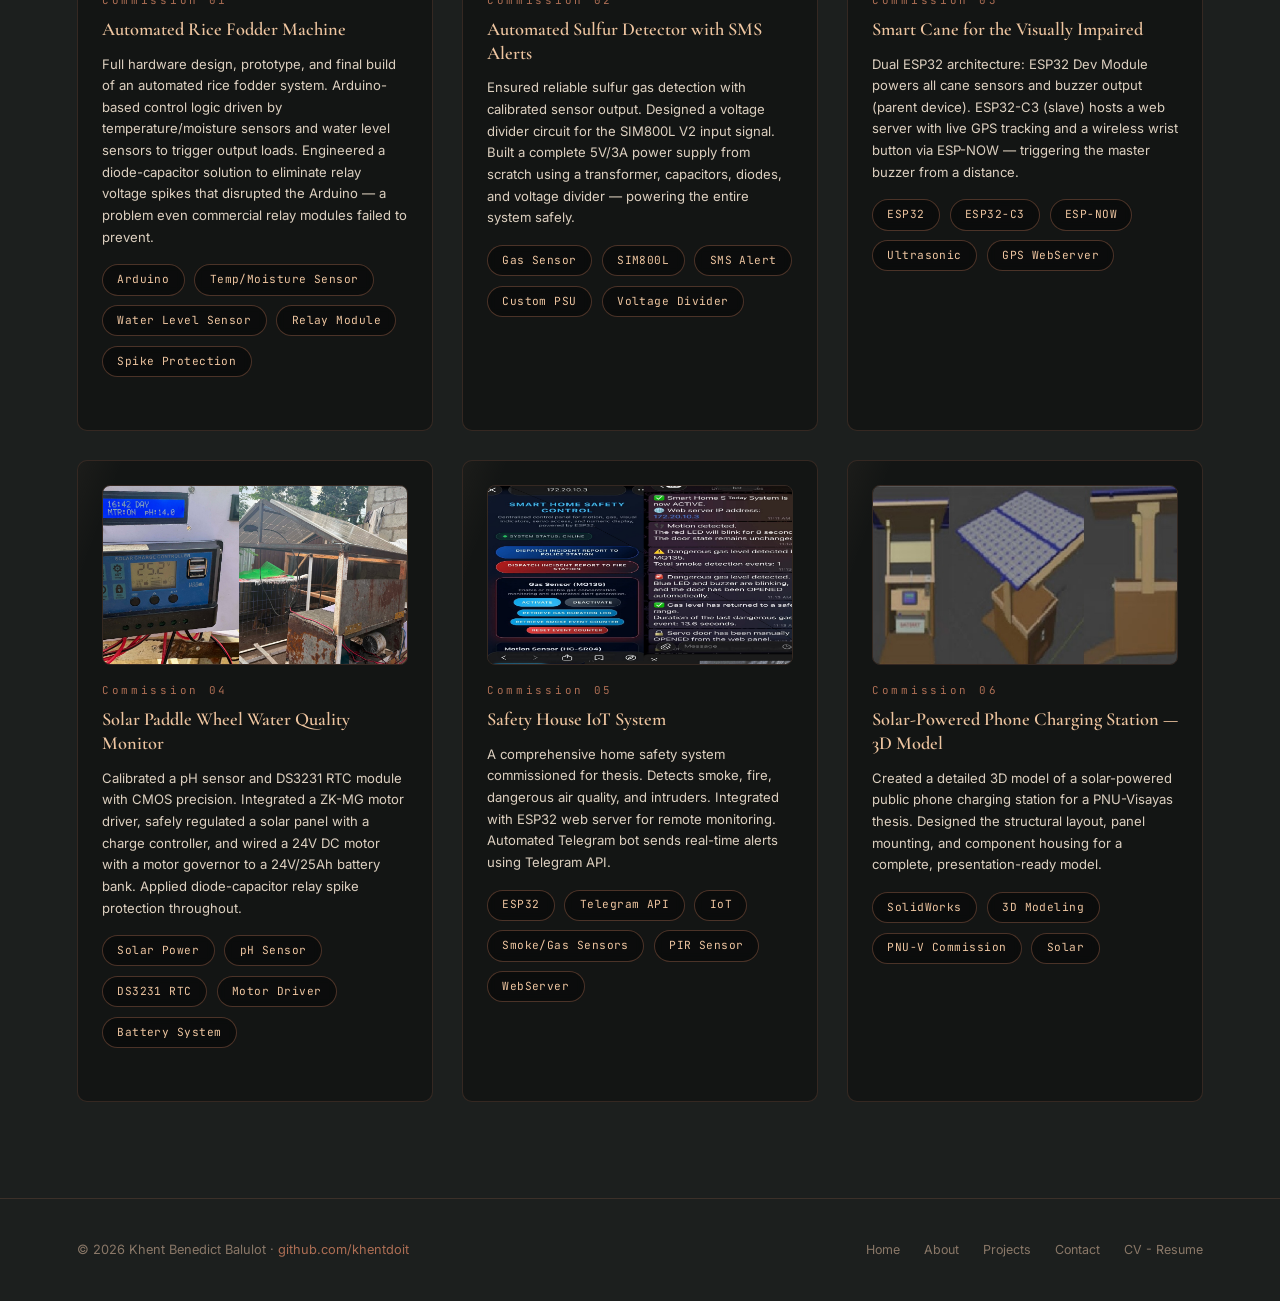
<file: projects.html>
<!DOCTYPE html>
<html lang="en">
<head>
  <meta charset="UTF-8">
  <meta name="viewport" content="width=device-width, initial-scale=1.0, viewport-fit=cover">
  <title>Projects — Khent Benedict Balulot</title>
  <link rel="stylesheet" href="css/style.css">
  <link rel="stylesheet" href="css/animations.css">
  <link rel="stylesheet" href="css/chatbot.css">
</head>
<body>

<nav class="nav">
  <a href="index.html" class="nav-logo">KB<span>.</span></a>
  <div class="hamburger" id="hamburger"><span></span><span></span><span></span></div>
  <ul class="nav-links" id="nav-links">
    <li><a href="index.html">Home</a></li>
    <li><a href="about.html">About</a></li>
    <li><a href="projects.html" class="active">Projects</a></li>
    <li><a href="contact.html">Contact</a></li>
    <li><a href="cv.html">CV / Resume</a></li>      
  </ul>
</nav>

<div class="page">

<!-- SECTION HEADER -->
<section style="padding:5rem 6% 2rem">
  <div class="container fade-up" style="text-align:center">
    <p class="section-label">◈ My Work</p>
    <h1 class="section-title">Projects &amp; Builds</h1>
    <div class="section-rule" style="margin:0 auto 1rem"></div>
    <p style="color:var(--text-dim);max-width:560px;margin:0 auto;font-size:.92rem">
      Every build below was self-driven and hands-on — hardware design,
      firmware, web dashboards, and everything in between.
    </p>
  </div>
</section>

<!-- CAROUSEL - DARK TONE SLOW TRANSITIONS -->
<section style="padding:2rem 6% 5rem">
  <div class="container">
    <p class="section-label">◈ Featured</p>
    <h2 class="section-title" style="font-size:1.8rem;margin-bottom:.5rem">Personal Projects</h2>
    <div class="section-rule"></div>

    <!-- Mobile Carousel -->
    <div class="mobile-carousel" id="mobileCarousel">
      
      <!-- Slide 1 - Deep Forest Dark -->
      <div class="carousel-card">
        <div class="carousel-card-inner">
          <div class="slide-label">Project 01</div>
          <h2 class="slide-title">KYUN AI — 6-Axis Robotic Arm</h2>
          <p class="slide-desc">
            A voice-controlled robotic arm with 6 degrees of freedom, built on a LattePanda V2
            (single-board computer). Features an offline voice AI, real-time web dashboard with
            joystick servo control, AI chatbot integration, and is actively being trained with
            machine learning for gesture recognition.
          </p>
          <div class="tags">
            <span class="tag">ESP32</span>
            <span class="tag">LattePanda V2</span>
            <span class="tag">Python</span>
            <span class="tag">Voice AI</span>
            <span class="tag">MG996R Servos</span>
            <span class="tag">WebServer</span>
          </div>
          <a href="https://khentdoit.github.io/KYUNAI-6-Axis-Robotic-Arm-with-Voice-AI/" target="_blank" class="btn btn-primary slide-btn">View on GitHub →</a>
        </div>
      </div>
      
      <!-- Slide 2 - Deep Ember Dark -->
      <div class="carousel-card">
        <div class="carousel-card-inner">
          <div class="slide-label">Project 02</div>
          <h2 class="slide-title">Safety House IoT System</h2>
          <p class="slide-desc">
            A home safety system that detects smoke, fire, dangerous air quality, and intruders.
            Integrated with an ESP32 web server for remote monitoring via mobile or laptop.
            Automated Telegram bot sends real-time alerts and notifications using the Telegram API.
          </p>
          <div class="tags">
            <span class="tag">ESP32</span>
            <span class="tag">Telegram API</span>
            <span class="tag">IoT</span>
            <span class="tag">Smoke / Gas Sensors</span>
            <span class="tag">PIR Sensor</span>
            <span class="tag">WebServer</span>
          </div>
          <a href="https://github.com/ikheent" target="_blank" class="btn btn-primary slide-btn">View on GitHub →</a>
        </div>
      </div>
      
      <!-- Slide 3 - Deep Navy Dark -->
      <div class="carousel-card">
        <div class="carousel-card-inner">
          <div class="slide-label">Project 03</div>
          <h2 class="slide-title">Smart Cane for the Visually Impaired</h2>
          <p class="slide-desc">
            A cane with ultrasonic obstacle detection, ground water detection, and a wrist-mounted
            long-range buzzer button. Built on a dual-ESP32 architecture: an ESP32 Dev Module
            powers the cane sensors, while an ESP32-C3 slave runs a web server with GPS tracking
            and communicates wirelessly via ESP-NOW.
          </p>
          <div class="tags">
            <span class="tag">ESP32</span>
            <span class="tag">ESP32-C3</span>
            <span class="tag">ESP-NOW</span>
            <span class="tag">GPS</span>
            <span class="tag">Ultrasonic</span>
            <span class="tag">WebServer</span>
          </div>
          <a href="https://github.com/ikheent" target="_blank" class="btn btn-primary slide-btn">View on GitHub →</a>
        </div>
      </div>
      
      <!-- Slide 4 - Deep Pine Dark -->
      <div class="carousel-card">
        <div class="carousel-card-inner">
          <div class="slide-label">Project 04</div>
          <h2 class="slide-title">Automated Farm Irrigation System</h2>
          <p class="slide-desc">
            An intelligent agricultural system that waters plants automatically based on real-time
            data from soil moisture sensors, humidity sensors, and heat sensors. Fully automated
            with threshold-based logic — no manual intervention required.
          </p>
          <div class="tags">
            <span class="tag">ESP32</span>
            <span class="tag">Soil Sensor</span>
            <span class="tag">DHT Sensor</span>
            <span class="tag">Relay Module</span>
            <span class="tag">Automation</span>
            <span class="tag">IoT</span>
          </div>
          <a href="https://github.com/ikheent" target="_blank" class="btn btn-primary slide-btn">View on GitHub →</a>
        </div>
      </div>
      
      <!-- Slide 5 - Deep Bronze Dark -->
      <div class="carousel-card">
        <div class="carousel-card-inner">
          <div class="slide-label">Project 05</div>
          <h2 class="slide-title">DIY 5V / 3A Linear Power Supply</h2>
          <p class="slide-desc">
            A custom-built regulated power supply constructed entirely from discrete components:
            transformer, rectifier diodes, filter capacitors, and a voltage divider network.
            Outputs a stable 5V at 3A — used to power project prototypes and ESP32 circuits.
          </p>
          <div class="tags">
            <span class="tag">Electronics</span>
            <span class="tag">Transformer</span>
            <span class="tag">Voltage Regulator</span>
            <span class="tag">From Scratch</span>
            <span class="tag">5V / 3A</span>
          </div>
          <a href="https://github.com/ikheent" target="_blank" class="btn btn-primary slide-btn">View on GitHub →</a>
        </div>
      </div>
      
      <!-- Slide 6 - Deep Midnight Dark -->
      <div class="carousel-card">
        <div class="carousel-card-inner">
          <div class="slide-label">Project 06</div>
          <h2 class="slide-title">3D Modeling & Design</h2>
          <p class="slide-desc">
            A collection of 3D models created for thesis commissions and personal projects:
            Smart Trashcan (SolidWorks), Solar Phone Charging Station, Custom Nameplates,
            Balancing Gambot Hand Mechanism, and various mechanical layouts ready for fabrication.
          </p>
          <div class="tags">
            <span class="tag">SolidWorks</span>
            <span class="tag">Blender</span>
            <span class="tag">3D Modeling</span>
            <span class="tag">Mechanical Design</span>
            <span class="tag">Fabrication Ready</span>
          </div>
          <a href="https://github.com/ikheent" target="_blank" class="btn btn-primary slide-btn">View on GitHub →</a>
        </div>
      </div>
      
      <!-- Slide 7 - Deep Slate Dark -->
      <div class="carousel-card">
        <div class="carousel-card-inner">
          <div class="slide-label">Project 07</div>
          <h2 class="slide-title">PCB Layouts & Custom Sensors</h2>
          <p class="slide-desc">
            Complete schematic design and PCB layout for all projects and commissions.
            Includes custom-designed water level sensor, automatic trigger circuit for water pumps,
            relay protection modules, and optimized board layouts using KiCad and EasyEDA.
          </p>
          <div class="tags">
            <span class="tag">KiCad</span>
            <span class="tag">EasyEDA</span>
            <span class="tag">PCB Layout</span>
            <span class="tag">Custom Sensor</span>
            <span class="tag">Auto Water Pump Trigger</span>
            <span class="tag">Schematic Design</span>
          </div>
          <a href="https://github.com/ikheent" target="_blank" class="btn btn-primary slide-btn">View on GitHub →</a>
        </div>
      </div>
      
      <!-- Navigation Arrows -->
      <button class="carousel-arrow prev-arrow" id="prevArrow">&#8592;</button>
      <button class="carousel-arrow next-arrow" id="nextArrow">&#8594;</button>
      
      <!-- Dots -->
      <div class="carousel-dots" id="carouselDots"></div>
    </div>
  </div>
</section>

<!-- THESIS COMMISSIONS GRID -->
<section style="background:var(--panel);border-top:1px solid var(--border)">
  <div class="container">
    <p class="section-label">◈ Thesis Commissions</p>
    <h2 class="section-title">Built for Other Universities</h2>
    <div class="section-rule"></div>
    <p style="color:var(--text-dim);max-width:600px;margin-bottom:3rem;font-size:.88rem;line-height:1.8">
      These systems were fully commissioned and built under tight deadlines — while balancing a dancing career, being a student assistant, maintaining DOST-SEI scholarship and Dean's List standing, and pursuing online certifications outside of my BS CpE curriculum. Every project delivered, no shortcuts taken. <br> (Final output image & Papers can't be displayed due to Agreement)
    </p>

    <div class="thesis-grid fade-up">

      <div class="card card-shimmer thesis-card">
        <img src="img/rice.jpg" alt="Rice Fodder Machine" onerror="this.src='https://placehold.co/400x200/1a2a20/AD6E54?text=Rice+Fodder+Machine'">
        <div class="thesis-num">Commission 01</div>
        <h3 class="thesis-title">Automated Rice Fodder Machine</h3>
        <p class="thesis-desc">
          Full hardware design, prototype, and final build of an automated rice fodder system.
          Arduino-based control logic driven by temperature/moisture sensors and water level
          sensors to trigger output loads. Engineered a diode-capacitor solution to eliminate
          relay voltage spikes that disrupted the Arduino — a problem even commercial relay
          modules failed to prevent.
        </p>
        <div class="tags">
          <span class="tag">Arduino</span>
          <span class="tag">Temp/Moisture Sensor</span>
          <span class="tag">Water Level Sensor</span>
          <span class="tag">Relay Module</span>
          <span class="tag">Spike Protection</span>
        </div>
      </div>

      <div class="card card-shimmer thesis-card">
        <img src="img/sim.jpg" alt="SIM800L Sulfur Detector" onerror="this.src='https://placehold.co/400x200/1a2a20/AD6E54?text=Sulfur+Detector'">
        <div class="thesis-num">Commission 02</div>
        <h3 class="thesis-title">Automated Sulfur Detector with SMS Alerts</h3>
        <p class="thesis-desc">
          Ensured reliable sulfur gas detection with calibrated sensor output. Designed a voltage
          divider circuit for the SIM800L V2 input signal. Built a complete 5V/3A power supply
          from scratch using a transformer, capacitors, diodes, and voltage divider — powering
          the entire system safely.
        </p>
        <div class="tags">
          <span class="tag">Gas Sensor</span>
          <span class="tag">SIM800L</span>
          <span class="tag">SMS Alert</span>
          <span class="tag">Custom PSU</span>
          <span class="tag">Voltage Divider</span>
        </div>
      </div>

      <div class="card card-shimmer thesis-card">
        <img src="img/blind.jpg" alt="Smart Cane with GPS" onerror="this.src='https://placehold.co/400x200/1a2a20/AD6E54?text=Smart+Cane'">
        <div class="thesis-num">Commission 03</div>
        <h3 class="thesis-title">Smart Cane for the Visually Impaired</h3>
        <p class="thesis-desc">
          Dual ESP32 architecture: ESP32 Dev Module powers all cane sensors and buzzer output
          (parent device). ESP32-C3 (slave) hosts a web server with live GPS tracking and a
          wireless wrist button via ESP-NOW — triggering the master buzzer from a distance.
        </p>
        <div class="tags">
          <span class="tag">ESP32</span>
          <span class="tag">ESP32-C3</span>
          <span class="tag">ESP-NOW</span>
          <span class="tag">Ultrasonic</span>
          <span class="tag">GPS WebServer</span>
        </div>
      </div>

      <div class="card card-shimmer thesis-card">
        <img src="img/solar.jpg" alt="Solar Paddle Wheel" onerror="this.src='https://placehold.co/400x200/1a2a20/AD6E54?text=Solar+Paddle+Wheel'">
        <div class="thesis-num">Commission 04</div>
        <h3 class="thesis-title">Solar Paddle Wheel Water Quality Monitor</h3>
        <p class="thesis-desc">
          Calibrated a pH sensor and DS3231 RTC module with CMOS precision. Integrated a
          ZK-MG motor driver, safely regulated a solar panel with a charge controller, and
          wired a 24V DC motor with a motor governor to a 24V/25Ah battery bank. Applied
          diode-capacitor relay spike protection throughout.
        </p>
        <div class="tags">
          <span class="tag">Solar Power</span>
          <span class="tag">pH Sensor</span>
          <span class="tag">DS3231 RTC</span>
          <span class="tag">Motor Driver</span>
          <span class="tag">Battery System</span>
        </div>
      </div>

      <div class="card card-shimmer thesis-card">
        <img src="img/safe.jpg" alt="Safety House IoT" onerror="this.src='https://placehold.co/400x200/1a2a20/AD6E54?text=Safety+House'">
        <div class="thesis-num">Commission 05</div>
        <h3 class="thesis-title">Safety House IoT System</h3>
        <p class="thesis-desc">
          A comprehensive home safety system commissioned for thesis. Detects smoke, fire, 
          dangerous air quality, and intruders. Integrated with ESP32 web server for remote 
          monitoring. Automated Telegram bot sends real-time alerts using Telegram API.
        </p>
        <div class="tags">
          <span class="tag">ESP32</span>
          <span class="tag">Telegram API</span>
          <span class="tag">IoT</span>
          <span class="tag">Smoke/Gas Sensors</span>
          <span class="tag">PIR Sensor</span>
          <span class="tag">WebServer</span>
        </div>
      </div>

      <div class="card card-shimmer thesis-card">
        <img src="img/charge.jpg" alt="Solar Charging Station" onerror="this.src='https://placehold.co/400x200/1a2a20/AD6E54?text=Solar+Charging+Station'">
        <div class="thesis-num">Commission 06</div>
        <h3 class="thesis-title">Solar-Powered Phone Charging Station — 3D Model</h3>
        <p class="thesis-desc">
          Created a detailed 3D model of a solar-powered public phone charging station for a
          PNU-Visayas thesis. Designed the structural layout, panel mounting, and component
          housing for a complete, presentation-ready model.
        </p>
        <div class="tags">
          <span class="tag">SolidWorks</span>
          <span class="tag">3D Modeling</span>
          <span class="tag">PNU-V Commission</span>
          <span class="tag">Solar</span>
        </div>
      </div>

    </div>
  </div>
</section>

</div>

<footer>
  <p>© 2026 Khent Benedict Balulot · <a href="https://github.com/khentdoit" target="_blank">github.com/khentdoit</a></p>
  <nav class="footer-links">
    <a href="index.html">Home</a>
    <a href="about.html">About</a>
    <a href="projects.html">Projects</a>
    <a href="contact.html">Contact</a>
    <a href="cv.html">CV - Resume</a>   
  </nav>
</footer>

<button class="chat-toggle" id="chat-toggle" aria-label="Open chat">💬<span class="chat-badge" id="chat-badge"></span></button>
<div class="chat-window" id="chat-window">
  <div class="chat-header">
    <div class="chat-avatar">🤖</div>
    <div class="chat-header-info"><h4>KB Assistant</h4><span>● Online</span></div>
    <button class="chat-close" id="chat-close">✕</button>
  </div>
  <div class="chat-messages" id="chat-messages"></div>
  <div class="chat-input-wrap">
    <input class="chat-input" id="chat-input" type="text" placeholder="Ask me anything…" autocomplete="off">
    <button class="chat-send" id="chat-send">➤</button>
  </div>
</div>

<script src="js/transitions.js"></script>
<script src="js/main.js"></script>
<script src="js/chatbot.js"></script>

<!-- CAROUSEL JAVASCRIPT - SLOW TRANSITIONS -->
<script>
(function() {
  const cards = document.querySelectorAll('.carousel-card');
  const prevBtn = document.getElementById('prevArrow');
  const nextBtn = document.getElementById('nextArrow');
  const dotsContainer = document.getElementById('carouselDots');
  let currentIndex = 0;
  let autoInterval;
  let isTransitioning = false;
  const totalCards = cards.length;
  const TRANSITION_DURATION = 800; // 0.8 seconds for slow transition

  function showCard(index) {
    // Prevent rapid clicks during transition
    if (isTransitioning) return;
    
    // Wrap around
    if (index < 0) index = totalCards - 1;
    if (index >= totalCards) index = 0;
    
    if (currentIndex === index) return;
    
    const oldIndex = currentIndex;
    currentIndex = index;
    
    // Add transitioning lock
    isTransitioning = true;
    
    // Get the current active card and new card
    const currentCard = cards[oldIndex];
    const nextCard = cards[currentIndex];
    
    // Add exit animation to current card
    currentCard.style.transform = 'translateX(-30px)';
    currentCard.style.opacity = '0';
    
    // After exit animation, hide current card and show next
    setTimeout(() => {
      currentCard.classList.remove('active');
      currentCard.style.transform = '';
      currentCard.style.opacity = '';
      
      // Show next card with entrance animation
      nextCard.classList.add('active');
      nextCard.style.transform = 'translateX(30px)';
      nextCard.style.opacity = '0';
      
      // Trigger entrance animation
      setTimeout(() => {
        nextCard.style.transform = 'translateX(0)';
        nextCard.style.opacity = '1';
      }, 20);
      
      // Update dots
      const dots = document.querySelectorAll('.dot');
      dots.forEach((dot, i) => {
        if (i === currentIndex) {
          dot.classList.add('active');
        } else {
          dot.classList.remove('active');
        }
      });
      
      // Unlock after transition completes
      setTimeout(() => {
        nextCard.style.transform = '';
        nextCard.style.opacity = '';
        isTransitioning = false;
      }, TRANSITION_DURATION);
      
    }, TRANSITION_DURATION / 2);
  }

  function nextCard() {
    if (isTransitioning) return;
    showCard(currentIndex + 1);
    resetAutoPlay();
  }

  function prevCard() {
    if (isTransitioning) return;
    showCard(currentIndex - 1);
    resetAutoPlay();
  }

  // Create dots
  function createDots() {
    dotsContainer.innerHTML = '';
    for (let i = 0; i < totalCards; i++) {
      const dot = document.createElement('button');
      dot.classList.add('dot');
      if (i === 0) dot.classList.add('active');
      dot.addEventListener('click', () => {
        if (isTransitioning) return;
        showCard(i);
        resetAutoPlay();
      });
      dotsContainer.appendChild(dot);
    }
  }

  // Auto-play
  function startAutoPlay() {
    if (autoInterval) clearInterval(autoInterval);
    autoInterval = setInterval(() => {
      if (!isTransitioning) {
        nextCard();
      }
    }, 6000);
  }

  function resetAutoPlay() {
    if (autoInterval) clearInterval(autoInterval);
    startAutoPlay();
  }

  function stopAutoPlay() {
    if (autoInterval) {
      clearInterval(autoInterval);
      autoInterval = null;
    }
  }

  // Event listeners
  prevBtn.addEventListener('click', prevCard);
  nextBtn.addEventListener('click', nextCard);
  
  const carousel = document.getElementById('mobileCarousel');
  carousel.addEventListener('mouseenter', stopAutoPlay);
  carousel.addEventListener('mouseleave', startAutoPlay);
  carousel.addEventListener('touchstart', stopAutoPlay);
  carousel.addEventListener('touchend', startAutoPlay);

  // Initialize
  createDots();
  cards[0].classList.add('active');
  startAutoPlay();
})();
</script>

<style>
/* CAROUSEL STYLES - DARK TONE + SLOW TRANSITIONS */
.mobile-carousel {
  position: relative;
  width: 100%;
  min-height: auto;
  border-radius: var(--radius);
  overflow: hidden;
}

/* Individual card styles with DARK TONE gradients */
.carousel-card {
  display: none;
  width: 100%;
  border-radius: var(--radius);
  border: 1px solid var(--border);
  overflow: hidden;
  transition: all 0.4s ease-out;
}

.carousel-card.active {
  display: block;
  animation: slideInSlow 0.8s cubic-bezier(0.2, 0.9, 0.4, 1.1) forwards;
}

@keyframes slideInSlow {
  0% {
    opacity: 0;
    transform: translateX(40px);
  }
  100% {
    opacity: 1;
    transform: translateX(0);
  }
}

/* DARK TONE GRADIENTS for each slide */
.carousel-card:nth-child(1) .carousel-card-inner { 
  background: linear-gradient(135deg, #0a1210 0%, #0d1a15 50%, #0f1f18 100%);
  box-shadow: inset 0 0 50px rgba(0,0,0,0.5);
}
.carousel-card:nth-child(2) .carousel-card-inner { 
  background: linear-gradient(135deg, #120a08 0%, #1a0f0c 50%, #1f1210 100%);
  box-shadow: inset 0 0 50px rgba(0,0,0,0.5);
}
.carousel-card:nth-child(3) .carousel-card-inner { 
  background: linear-gradient(135deg, #0a0c14 0%, #0d1220 50%, #101528 100%);
  box-shadow: inset 0 0 50px rgba(0,0,0,0.5);
}
.carousel-card:nth-child(4) .carousel-card-inner { 
  background: linear-gradient(135deg, #0a1208 0%, #0d1a0f 50%, #102012 100%);
  box-shadow: inset 0 0 50px rgba(0,0,0,0.5);
}
.carousel-card:nth-child(5) .carousel-card-inner { 
  background: linear-gradient(135deg, #120e08 0%, #1a140c 50%, #1f1810 100%);
  box-shadow: inset 0 0 50px rgba(0,0,0,0.5);
}
.carousel-card:nth-child(6) .carousel-card-inner { 
  background: linear-gradient(135deg, #0e0e18 0%, #141425 50%, #181832 100%);
  box-shadow: inset 0 0 50px rgba(0,0,0,0.5);
}
.carousel-card:nth-child(7) .carousel-card-inner { 
  background: linear-gradient(135deg, #0a0a15 0%, #0f0f22 50%, #12122a 100%);
  box-shadow: inset 0 0 50px rgba(0,0,0,0.5);
}

.carousel-card-inner {
  padding: 2.5rem;
  position: relative;
  z-index: 2;
}

.slide-label {
  font-family: var(--mono);
  font-size: 0.7rem;
  color: var(--copper);
  letter-spacing: 0.3em;
  text-transform: uppercase;
  margin-bottom: 0.8rem;
  opacity: 0.8;
}

.slide-title {
  font-family: var(--serif);
  font-size: 1.8rem;
  font-weight: 700;
  color: var(--accent);
  margin-bottom: 1rem;
  line-height: 1.2;
  text-shadow: 0 2px 10px rgba(0,0,0,0.3);
}

.slide-desc {
  font-size: 0.9rem;
  color: #c0c8c8;
  line-height: 1.7;
  margin-bottom: 1.5rem;
  text-shadow: 0 1px 3px rgba(0,0,0,0.2);
}

.tags {
  display: flex;
  flex-wrap: wrap;
  gap: 0.6rem;
  margin-bottom: 1.8rem;
}

.tag {
  background: rgba(0,0,0,0.4);
  border: 1px solid rgba(173,110,84,0.4);
  border-radius: 20px;
  padding: 0.3rem 0.9rem;
  font-size: 0.7rem;
  font-family: var(--mono);
  color: var(--accent);
  backdrop-filter: blur(4px);
}

.slide-btn {
  display: inline-block;
  font-size: 0.8rem;
  padding: 0.7rem 1.8rem;
  background: rgba(173,110,84,0.2);
  border: 1px solid var(--copper);
  transition: all 0.3s ease;
}

.slide-btn:hover {
  background: var(--copper);
  color: #0a0a0a;
}

/* Navigation Arrows */
.carousel-arrow {
  position: absolute;
  top: 50%;
  transform: translateY(-50%);
  width: 44px;
  height: 44px;
  border-radius: 50%;
  background: rgba(0,0,0,0.7);
  border: 1px solid var(--border);
  color: var(--accent);
  font-size: 1.2rem;
  display: flex;
  align-items: center;
  justify-content: center;
  cursor: pointer;
  transition: all 0.3s ease;
  z-index: 10;
  backdrop-filter: blur(8px);
}

.prev-arrow {
  left: 1rem;
}

.next-arrow {
  right: 1rem;
}

.carousel-arrow:hover {
  background: var(--copper);
  border-color: var(--copper);
  color: #0a0a0a;
}

/* Dots */
.carousel-dots {
  position: absolute;
  bottom: 1rem;
  left: 50%;
  transform: translateX(-50%);
  display: flex;
  gap: 0.6rem;
  z-index: 10;
  background: rgba(0,0,0,0.5);
  padding: 0.4rem 0.8rem;
  border-radius: 30px;
  backdrop-filter: blur(4px);
}

.dot {
  width: 8px;
  height: 8px;
  border-radius: 50%;
  background: rgba(238,197,160,0.4);
  border: none;
  cursor: pointer;
  transition: all 0.3s ease;
  padding: 0;
}

.dot.active {
  background: var(--accent);
  transform: scale(1.3);
  box-shadow: 0 0 8px rgba(173,110,84,0.5);
}

/* Thesis Grid */
.thesis-grid {
  display: grid;
  grid-template-columns: repeat(auto-fill, minmax(320px, 1fr));
  gap: 1.8rem;
}

.thesis-card {
  padding: 1.5rem;
  background: rgba(0,0,0,0.3) !important;
}

.thesis-card img {
  width: 100%;
  height: 180px;
  object-fit: cover;
  border-radius: 8px;
  margin-bottom: 1rem;
  border: 1px solid var(--border);
}

.thesis-num {
  font-family: var(--mono);
  font-size: .68rem;
  color: var(--copper);
  letter-spacing: .25em;
  margin-bottom: .5rem;
}

.thesis-title {
  font-family: var(--serif);
  font-size: 1.15rem;
  font-weight: 600;
  color: var(--accent);
  margin-bottom: .75rem;
  line-height: 1.3;
}

.thesis-desc {
  font-size: .82rem;
  color: var(--text);
  line-height: 1.65;
  margin-bottom: 1rem;
}

/* ============================================
   RESPONSIVE STYLES
   ============================================ */
@media (max-width: 768px) {
  .carousel-card-inner {
    padding: 1.8rem;
  }
  
  .slide-title {
    font-size: 1.4rem;
  }
  
  .slide-desc {
    font-size: 0.8rem;
    line-height: 1.6;
  }
  
  .carousel-arrow {
    width: 36px;
    height: 36px;
    font-size: 1rem;
  }
  
  .prev-arrow {
    left: 0.5rem;
  }
  
  .next-arrow {
    right: 0.5rem;
  }
  
  .carousel-dots {
    bottom: 0.8rem;
    gap: 0.4rem;
    padding: 0.3rem 0.6rem;
  }
  
  .dot {
    width: 7px;
    height: 7px;
  }
  
  .thesis-grid {
    grid-template-columns: 1fr;
    gap: 1.2rem;
  }
  
  .thesis-card {
    padding: 1.2rem;
  }
  
  .thesis-card img {
    height: 160px;
  }
}

@media (max-width: 480px) {
  .carousel-card-inner {
    padding: 1.5rem;
  }
  
  .slide-title {
    font-size: 1.2rem;
  }
  
  .slide-desc {
    font-size: 0.72rem;
    line-height: 1.55;
  }
  
  .tags {
    gap: 0.4rem;
    margin-bottom: 1.2rem;
  }
  
  .tag {
    font-size: 0.6rem;
    padding: 0.2rem 0.6rem;
  }
  
  .slide-btn {
    font-size: 0.7rem;
    padding: 0.5rem 1.2rem;
  }
  
  .carousel-arrow {
    width: 32px;
    height: 32px;
    font-size: 0.9rem;
  }
}

/* Landscape mode fix */
@media (max-width: 900px) and (orientation: landscape) {
  .carousel-card-inner {
    padding: 1.2rem 1.8rem;
  }
  
  .slide-title {
    font-size: 1.1rem;
    margin-bottom: 0.5rem;
  }
  
  .slide-desc {
    font-size: 0.7rem;
    margin-bottom: 0.8rem;
    line-height: 1.4;
  }
  
  .tags {
    margin-bottom: 1rem;
  }
}

/* Touch device optimizations */
@media (hover: none) and (pointer: coarse) {
  .carousel-arrow {
    min-width: 44px;
    min-height: 44px;
  }
  
  .dot {
    min-width: 10px;
    min-height: 10px;
  }
}
</style>

</body>
</html>
</file>
<file: css/style.css>
/* ================================================================
   STYLE.CSS — Global Styles
   Sahara Elegance Palette: #17191A | #273231 | #EEC5A0 | #AD6E54
   ================================================================ */

@import url('https://fonts.googleapis.com/css2?family=Cormorant+Garamond:ital,wght@0,300;0,400;0,600;0,700;1,400&family=Inter:wght@300;400;500;600&family=JetBrains+Mono:wght@400;500&display=swap');

/* ── Root Variables ──────────────────────────────────────── */
:root {
  --bg:         #17191A;
  --panel:      #1c1f1e;
  --panel-2:    #273231;
  --accent:     #EEC5A0;
  --copper:     #AD6E54;
  --copper-lt:  #c8845e;
  --text:       #ddd0c0;
  --text-dim:   #8a7868;
  --border:     rgba(174, 110, 84, 0.22);
  --glow:       rgba(238, 197, 160, 0.06);
  --shadow:     0 12px 48px rgba(0,0,0,0.55);
  --radius:     10px;
  --font:       'Inter', system-ui, sans-serif;
  --serif:      'Cormorant Garamond', Georgia, serif;
  --mono:       'JetBrains Mono', 'Courier New', monospace;
}

/* ── Reset ───────────────────────────────────────────────── */
*, *::before, *::after { box-sizing: border-box; margin: 0; padding: 0; }
html { scroll-behavior: smooth; }
body {
  font-family: var(--font);
  background: var(--bg);
  color: var(--text);
  line-height: 1.75;
  overflow-x: hidden;
  -webkit-font-smoothing: antialiased;
}
a { color: var(--accent); text-decoration: none; transition: color 0.25s; }
a:hover { color: var(--copper-lt); }
img { max-width: 100%; display: block; }
ul { list-style: none; }
button { cursor: pointer; }

/* ── Navigation ─────────────────────────────────────────── */
.nav {
  position: fixed;
  inset: 0 0 auto 0;
  z-index: 1000;
  display: flex;
  align-items: center;
  justify-content: space-between;
  padding: 1.1rem 6%;
  background: rgba(23, 25, 26, 0.88);
  backdrop-filter: blur(20px);
  -webkit-backdrop-filter: blur(20px);
  border-bottom: 1px solid var(--border);
}
.nav-logo {
  font-family: var(--serif);
  font-size: 1.55rem;
  font-weight: 700;
  color: var(--accent);
  letter-spacing: 0.04em;
}
.nav-logo span { color: var(--copper); }

.nav-links {
  display: flex;
  align-items: center;
  gap: 2.8rem;
}
.nav-links a {
  font-size: 0.78rem;
  font-weight: 500;
  color: var(--text-dim);
  letter-spacing: 0.12em;
  text-transform: uppercase;
  position: relative;
  transition: color 0.25s;
}
.nav-links a::after {
  content: '';
  position: absolute;
  bottom: -5px; left: 0;
  width: 0; height: 1px;
  background: var(--copper);
  transition: width 0.3s ease;
}
.nav-links a:hover,
.nav-links a.active { color: var(--accent); }
.nav-links a:hover::after,
.nav-links a.active::after { width: 100%; }

/* Hamburger (mobile) */
.hamburger {
  display: none;
  flex-direction: column;
  gap: 5px;
  cursor: pointer;
  z-index: 1001;
}
.hamburger span {
  display: block;
  width: 26px; height: 2px;
  background: var(--accent);
  border-radius: 2px;
  transition: all 0.3s;
}
.hamburger.open span:nth-child(1) { transform: translateY(7px) rotate(45deg); }
.hamburger.open span:nth-child(2) { opacity: 0; }
.hamburger.open span:nth-child(3) { transform: translateY(-7px) rotate(-45deg); }

/* ── Page wrapper (padding for fixed nav) ───────────────── */
.page { padding-top: 72px; min-height: 100vh; }

/* ── Section Basics ──────────────────────────────────────── */
section { padding: 6rem 6%; }
.container { max-width: 1160px; margin: 0 auto; }
.section-label {
  font-family: var(--mono);
  font-size: 0.68rem;
  color: var(--copper);
  letter-spacing: 0.35em;
  text-transform: uppercase;
  margin-bottom: 0.65rem;
}
.section-title {
  font-family: var(--serif);
  font-size: clamp(2rem, 5vw, 3rem);
  font-weight: 600;
  color: var(--accent);
  line-height: 1.15;
  margin-bottom: 1rem;
}
.section-rule {
  width: 56px; height: 2px;
  background: linear-gradient(90deg, var(--copper), transparent);
  margin-bottom: 3.5rem;
}

/* ── Buttons ─────────────────────────────────────────────── */
.btn {
  display: inline-flex;
  align-items: center;
  gap: 0.5rem;
  padding: 0.8rem 2.2rem;
  border-radius: 4px;
  font-family: var(--font);
  font-size: 0.78rem;
  font-weight: 600;
  letter-spacing: 0.12em;
  text-transform: uppercase;
  border: none;
  transition: all 0.3s ease;
}
.btn-primary {
  background: var(--copper);
  color: #fff;
  box-shadow: 0 4px 22px rgba(173,110,84,0.35);
}
.btn-primary:hover {
  background: var(--copper-lt);
  color: #fff;
  transform: translateY(-2px);
  box-shadow: 0 8px 32px rgba(173,110,84,0.45);
}
.btn-outline {
  background: transparent;
  color: var(--accent);
  border: 1px solid var(--copper);
}
.btn-outline:hover {
  background: var(--panel-2);
  color: var(--accent);
  transform: translateY(-2px);
}

/* ── Card ────────────────────────────────────────────────── */
.card {
  background: var(--panel-2);
  border: 1px solid var(--border);
  border-radius: var(--radius);
  padding: 2rem;
  transition: transform 0.3s, box-shadow 0.3s, border-color 0.3s;
}
.card:hover {
  transform: translateY(-5px);
  box-shadow: var(--shadow);
  border-color: rgba(174,110,84,0.5);
}

/* ── Tags ────────────────────────────────────────────────── */
.tag {
  display: inline-block;
  padding: 0.25rem 0.7rem;
  background: rgba(173,110,84,0.12);
  border: 1px solid rgba(173,110,84,0.28);
  border-radius: 20px;
  font-size: 0.68rem;
  font-family: var(--mono);
  color: var(--accent);
  letter-spacing: 0.04em;
}
.tags { display: flex; flex-wrap: wrap; gap: 0.4rem; }

/* ── Skills Grid ─────────────────────────────────────────── */
.skills-grid {
  display: grid;
  grid-template-columns: repeat(auto-fill, minmax(280px, 1fr));
  gap: 1.5rem;
}
.skill-group h4 {
  font-family: var(--mono);
  font-size: 0.72rem;
  color: var(--copper);
  letter-spacing: 0.2em;
  text-transform: uppercase;
  margin-bottom: 1rem;
}
.skill-item {
  display: flex;
  align-items: center;
  justify-content: space-between;
  margin-bottom: 0.75rem;
  gap: 1rem;
}
.skill-name {
  font-size: 0.85rem;
  color: var(--text);
  white-space: nowrap;
  min-width: 130px;
}
.skill-bar {
  flex: 1;
  height: 3px;
  background: rgba(255,255,255,0.06);
  border-radius: 2px;
  overflow: hidden;
}
.skill-fill {
  height: 100%;
  background: linear-gradient(90deg, var(--copper), var(--accent));
  border-radius: 2px;
  width: 0;
  transition: width 1.2s ease;
}

/* ── Timeline ────────────────────────────────────────────── */
.timeline { position: relative; padding-left: 2rem; }
.timeline::before {
  content: '';
  position: absolute;
  left: 0; top: 6px;
  width: 1px;
  height: calc(100% - 6px);
  background: var(--border);
}
.timeline-item { position: relative; margin-bottom: 2.5rem; }
.timeline-item::before {
  content: '';
  position: absolute;
  left: -2rem;
  top: 6px;
  width: 8px; height: 8px;
  border-radius: 50%;
  background: var(--copper);
  border: 2px solid var(--bg);
  box-shadow: 0 0 0 2px var(--copper);
}
.timeline-date {
  font-family: var(--mono);
  font-size: 0.7rem;
  color: var(--copper);
  letter-spacing: 0.1em;
  margin-bottom: 0.35rem;
}
.timeline-title {
  font-size: 1rem;
  font-weight: 600;
  color: var(--accent);
  margin-bottom: 0.2rem;
}
.timeline-sub {
  font-size: 0.83rem;
  color: var(--text-dim);
  margin-bottom: 0.5rem;
}
.timeline-desc {
  font-size: 0.85rem;
  color: var(--text);
}

/* ── Cert Cards ──────────────────────────────────────────── */
.cert-grid {
  display: grid;
  grid-template-columns: repeat(auto-fill, minmax(300px,1fr));
  gap: 1.5rem;
}
.cert-card {
  background: var(--panel-2);
  border: 1px solid var(--border);
  border-radius: var(--radius);
  padding: 1.5rem;
  display: flex;
  gap: 1.2rem;
  align-items: flex-start;
  transition: border-color 0.3s, transform 0.3s;
}
.cert-card:hover { border-color: var(--copper); transform: translateY(-3px); }
.cert-icon {
  width: 44px; height: 44px;
  border-radius: 8px;
  background: rgba(173,110,84,0.15);
  border: 1px solid var(--border);
  display: flex; align-items: center; justify-content: center;
  font-size: 1.3rem;
  flex-shrink: 0;
}
.cert-name { font-size: 0.9rem; font-weight: 600; color: var(--accent); margin-bottom: 0.25rem; }
.cert-issuer { font-size: 0.78rem; color: var(--copper); margin-bottom: 0.3rem; }
.cert-desc { font-size: 0.8rem; color: var(--text-dim); line-height: 1.5; }

/* ── Stats Bar ───────────────────────────────────────────── */
.stats-bar {
  display: flex;
  justify-content: center;
  flex-wrap: wrap;
  gap: 0;
  background: var(--panel-2);
  border: 1px solid var(--border);
  border-radius: var(--radius);
  overflow: hidden;
}
.stat-item {
  flex: 1;
  min-width: 120px;
  padding: 2rem 1.5rem;
  text-align: center;
  border-right: 1px solid var(--border);
}
.stat-item:last-child { border-right: none; }
.stat-number {
  font-family: var(--serif);
  font-size: 2.5rem;
  font-weight: 700;
  color: var(--accent);
  line-height: 1;
  margin-bottom: 0.4rem;
}
.stat-label {
  font-family: var(--mono);
  font-size: 0.68rem;
  color: var(--text-dim);
  letter-spacing: 0.15em;
  text-transform: uppercase;
}

/* ── Profile Photo ───────────────────────────────────────── */
.profile-photo-wrap {
  position: relative;
  width: 220px;
  flex-shrink: 0;
}
.profile-photo {
  width: 220px; height: 220px;
  border-radius: 50%;
  object-fit: cover;
  border: 3px solid var(--copper);
  box-shadow: 0 0 0 8px rgba(173,110,84,0.1), var(--shadow);
}
/* ── REPLACE PHOTO: swap the src on <img class="profile-photo"> in about.html ── */
.profile-placeholder {
  width: 220px; height: 220px;
  border-radius: 50%;
  background: linear-gradient(135deg, #273231, #1a0f08);
  border: 3px solid var(--copper);
  display: flex; align-items: center; justify-content: center;
  font-size: 4.5rem;
  box-shadow: 0 0 0 8px rgba(173,110,84,0.1), var(--shadow);
}

/* ── Image placeholder (for project cards) ───────────────── */
.img-placeholder {
  width: 100%;
  aspect-ratio: 16/9;
  background: linear-gradient(135deg, var(--panel-2), #1a1008);
  border-radius: 6px;
  display: flex;
  align-items: center;
  justify-content: center;
  font-size: 0.75rem;
  font-family: var(--mono);
  color: var(--text-dim);
  border: 1px dashed rgba(174,110,84,0.3);
  margin-bottom: 1.2rem;
  overflow: hidden;
}
/* ── REPLACE IMAGE: add real images by changing .img-placeholder to <img src="..."> ── */

/* ── Footer ─────────────────────────────────────────────── */
footer {
  background: var(--panel);
  border-top: 1px solid var(--border);
  padding: 2.5rem 6%;
  display: flex;
  align-items: center;
  justify-content: space-between;
  flex-wrap: wrap;
  gap: 1rem;
}
footer p { font-size: 0.8rem; color: var(--text-dim); }
footer a { color: var(--copper); }
.footer-links { display: flex; gap: 1.5rem; }
.footer-links a {
  font-size: 0.78rem;
  color: var(--text-dim);
  transition: color 0.2s;
}
.footer-links a:hover { color: var(--accent); }

/* ── Responsive ──────────────────────────────────────────── */
@media (max-width: 768px) {
  .hamburger { display: flex; }
  .nav-links {
    position: fixed;
    top: 0; right: -100%;
    width: min(300px, 80vw);
    height: 100vh;
    background: var(--panel);
    flex-direction: column;
    justify-content: center;
    gap: 2.5rem;
    padding: 2rem;
    border-left: 1px solid var(--border);
    transition: right 0.35s ease;
    z-index: 999;
  }
  .nav-links.open { right: 0; }
  .nav-links a { font-size: 1rem; }
  section { padding: 4rem 5%; }
  footer { flex-direction: column; text-align: center; }
  .stats-bar { flex-direction: column; }
  .stat-item { border-right: none; border-bottom: 1px solid var(--border); }
  .stat-item:last-child { border-bottom: none; }
}
</file>
<file: css/animations.css>
/* ================================================================
   ANIMATIONS.CSS — Page Transitions, Ken Burns, Hover FX
   ================================================================ */

/* ── Page Fade Transition ────────────────────────────────── */
.page-transition-overlay {
  position: fixed;
  inset: 0;
  background: var(--bg);
  z-index: 9999;
  pointer-events: none;
  opacity: 0;
  transition: opacity 0.35s ease;
}
.page-transition-overlay.fade-in  { opacity: 1; pointer-events: all; }
.page-transition-overlay.fade-out { opacity: 0; }

/* Content fade on load */
.fade-up {
  opacity: 0;
  transform: translateY(24px);
  transition: opacity 0.65s ease, transform 0.65s ease;
}
.fade-up.visible {
  opacity: 1;
  transform: translateY(0);
}

/* ── Typewriter Cursor ───────────────────────────────────── */
.typewriter-cursor {
  display: inline-block;
  width: 2px;
  height: 1em;
  background: var(--copper);
  margin-left: 3px;
  vertical-align: middle;
  animation: blink 0.85s step-end infinite;
}
@keyframes blink { 0%, 100% { opacity: 1; } 50% { opacity: 0; } }

/* ── Ken Burns (carousel background) ────────────────────── */
@keyframes kenburns-zoom-in {
  0%   { transform: scale(1)    translateX(0)      translateY(0); }
  100% { transform: scale(1.12) translateX(-2%)    translateY(-1.5%); }
}
@keyframes kenburns-zoom-out {
  0%   { transform: scale(1.1)  translateX(-2%)    translateY(-1%); }
  100% { transform: scale(1)    translateX(0)      translateY(0); }
}
@keyframes kenburns-pan-right {
  0%   { transform: scale(1.08) translateX(-3%)    translateY(0); }
  100% { transform: scale(1.08) translateX(2%)     translateY(-1%); }
}

.slide-bg.kb-zoom-in  { animation: kenburns-zoom-in  8s ease-in-out forwards; }
.slide-bg.kb-zoom-out { animation: kenburns-zoom-out 8s ease-in-out forwards; }
.slide-bg.kb-pan      { animation: kenburns-pan-right 8s ease-in-out forwards; }

/* ── Carousel Slide Transition ───────────────────────────── */
.carousel-slide {
  position: absolute;
  inset: 0;
  opacity: 0;
  transition: opacity 0.8s ease;
  pointer-events: none;
}
.carousel-slide.active {
  opacity: 1;
  pointer-events: all;
}

/* ── Floating Particles Canvas ───────────────────────────── */
#particles-canvas {
  position: absolute;
  inset: 0;
  pointer-events: none;
  z-index: 1;
}

/* ── Hero Glow Orbs ──────────────────────────────────────── */
.hero-orb {
  position: absolute;
  border-radius: 50%;
  filter: blur(80px);
  pointer-events: none;
  animation: orb-drift 12s ease-in-out infinite alternate;
}
.hero-orb-1 {
  width: 500px; height: 500px;
  top: -100px; right: -100px;
  background: radial-gradient(circle, rgba(173,110,84,0.12), transparent 70%);
}
.hero-orb-2 {
  width: 400px; height: 400px;
  bottom: 0; left: 0;
  background: radial-gradient(circle, rgba(238,197,160,0.07), transparent 70%);
  animation-delay: -6s;
}
@keyframes orb-drift {
  0%   { transform: translate(0, 0) scale(1); }
  100% { transform: translate(30px, -20px) scale(1.1); }
}

/* ── Scroll Indicator ────────────────────────────────────── */
.scroll-indicator {
  position: absolute;
  bottom: 2.5rem;
  left: 50%;
  transform: translateX(-50%);
  display: flex;
  flex-direction: column;
  align-items: center;
  gap: 0.5rem;
  font-family: var(--mono);
  font-size: 0.62rem;
  color: var(--text-dim);
  letter-spacing: 0.2em;
  animation: scroll-bounce 2.5s ease-in-out infinite;
}
.scroll-indicator::after {
  content: '';
  width: 1px;
  height: 40px;
  background: linear-gradient(to bottom, var(--copper), transparent);
}
@keyframes scroll-bounce {
  0%, 100% { transform: translateX(-50%) translateY(0); }
  50%       { transform: translateX(-50%) translateY(8px); }
}

/* ── Achievement / Award Badge Pulse ────────────────────── */
.badge-pulse {
  display: inline-block;
  width: 10px; height: 10px;
  border-radius: 50%;
  background: var(--copper);
  box-shadow: 0 0 0 0 rgba(173,110,84,0.5);
  animation: badge-ring 2s ease infinite;
}
@keyframes badge-ring {
  0%   { box-shadow: 0 0 0 0   rgba(173,110,84,0.5); }
  70%  { box-shadow: 0 0 0 12px rgba(173,110,84,0); }
  100% { box-shadow: 0 0 0 0   rgba(173,110,84,0); }
}

/* ── Hover shimmer on cards ──────────────────────────────── */
.card-shimmer {
  position: relative;
  overflow: hidden;
}
.card-shimmer::after {
  content: '';
  position: absolute;
  top: -50%; left: -60%;
  width: 40%; height: 200%;
  background: linear-gradient(90deg, transparent, rgba(238,197,160,0.06), transparent);
  transform: skewX(-20deg);
  transition: left 0.6s ease;
  pointer-events: none;
}
.card-shimmer:hover::after { left: 120%; }

/* ── QR Code glow ────────────────────────────────────────── */
.qr-wrap {
  display: inline-block;
  padding: 1.2rem;
  background: var(--panel-2);
  border: 1px solid var(--border);
  border-radius: var(--radius);
  transition: box-shadow 0.3s;
}
.qr-wrap:hover {
  box-shadow: 0 0 40px rgba(173,110,84,0.25);
  border-color: var(--copper);
}

/* ── Social Icon Hover ───────────────────────────────────── */
.social-icon {
  display: flex;
  align-items: center;
  justify-content: center;
  width: 46px; height: 46px;
  border-radius: 50%;
  background: var(--panel-2);
  border: 1px solid var(--border);
  color: var(--text-dim);
  font-size: 1rem;
  transition: all 0.3s;
}
.social-icon:hover {
  background: var(--copper);
  border-color: var(--copper);
  color: #fff;
  transform: translateY(-3px);
  box-shadow: 0 8px 24px rgba(173,110,84,0.35);
}
</file>
<file: css/chatbot.css>
/* ================================================================
   CHATBOT.CSS — Floating AI Chat Widget
   ================================================================ */

/* ── Toggle Button ───────────────────────────────────────── */
.chat-toggle {
  position: fixed;
  bottom: 2rem;
  right: 2rem;
  z-index: 800;
  width: 58px; height: 58px;
  border-radius: 50%;
  background: var(--copper);
  border: none;
  box-shadow: 0 6px 28px rgba(173,110,84,0.45);
  display: flex;
  align-items: center;
  justify-content: center;
  font-size: 1.4rem;
  color: #fff;
  cursor: pointer;
  transition: transform 0.3s, box-shadow 0.3s, background 0.3s;
}
.chat-toggle:hover {
  transform: scale(1.08) translateY(-2px);
  box-shadow: 0 10px 36px rgba(173,110,84,0.55);
  background: var(--copper-lt);
}
.chat-toggle.open { background: #444; }

/* Notification dot */
.chat-badge {
  position: absolute;
  top: 4px; right: 4px;
  width: 12px; height: 12px;
  background: var(--accent);
  border-radius: 50%;
  border: 2px solid var(--bg);
  animation: badge-ring 2s ease infinite;
}

/* ── Chat Window ─────────────────────────────────────────── */
.chat-window {
  position: fixed;
  bottom: 6.5rem;
  right: 2rem;
  z-index: 799;
  width: min(380px, calc(100vw - 2rem));
  height: 520px;
  background: var(--panel);
  border: 1px solid var(--border);
  border-radius: 16px;
  display: flex;
  flex-direction: column;
  box-shadow: 0 16px 60px rgba(0,0,0,0.55);
  overflow: hidden;
  transform: scale(0.95) translateY(10px);
  transform-origin: bottom right;
  opacity: 0;
  pointer-events: none;
  transition: opacity 0.3s ease, transform 0.3s ease;
}
.chat-window.open {
  opacity: 1;
  transform: scale(1) translateY(0);
  pointer-events: all;
}

/* Header */
.chat-header {
  display: flex;
  align-items: center;
  gap: 0.75rem;
  padding: 1rem 1.2rem;
  background: var(--panel-2);
  border-bottom: 1px solid var(--border);
  flex-shrink: 0;
}
.chat-avatar {
  width: 36px; height: 36px;
  border-radius: 50%;
  background: linear-gradient(135deg, var(--copper), var(--accent));
  display: flex; align-items: center; justify-content: center;
  font-size: 1rem;
  flex-shrink: 0;
}
.chat-header-info h4 {
  font-size: 0.88rem;
  font-weight: 600;
  color: var(--accent);
  line-height: 1.2;
}
.chat-header-info span {
  font-size: 0.7rem;
  color: var(--copper);
  font-family: var(--mono);
}
.chat-close {
  margin-left: auto;
  background: none;
  border: none;
  color: var(--text-dim);
  font-size: 1.1rem;
  cursor: pointer;
  padding: 4px;
  transition: color 0.2s;
}
.chat-close:hover { color: var(--accent); }

/* Messages area */
.chat-messages {
  flex: 1;
  overflow-y: auto;
  padding: 1rem;
  display: flex;
  flex-direction: column;
  gap: 0.75rem;
  scrollbar-width: thin;
  scrollbar-color: var(--panel-2) transparent;
}
.chat-messages::-webkit-scrollbar { width: 4px; }
.chat-messages::-webkit-scrollbar-thumb { background: var(--panel-2); border-radius: 4px; }

/* Individual messages */
.msg {
  max-width: 85%;
  padding: 0.65rem 0.9rem;
  border-radius: 12px;
  font-size: 0.83rem;
  line-height: 1.5;
  animation: msg-in 0.2s ease;
}
@keyframes msg-in {
  from { opacity: 0; transform: translateY(6px); }
  to   { opacity: 1; transform: translateY(0); }
}
.msg.bot {
  background: var(--panel-2);
  border: 1px solid var(--border);
  color: var(--text);
  border-bottom-left-radius: 4px;
  align-self: flex-start;
}
.msg.user {
  background: var(--copper);
  color: #fff;
  border-bottom-right-radius: 4px;
  align-self: flex-end;
}

/* Nav buttons in chat */
.chat-nav-grid {
  display: grid;
  grid-template-columns: 1fr 1fr;
  gap: 0.4rem;
  margin-top: 0.5rem;
}
.chat-nav-btn {
  background: rgba(173,110,84,0.12);
  border: 1px solid rgba(173,110,84,0.3);
  border-radius: 8px;
  padding: 0.5rem;
  font-size: 0.75rem;
  color: var(--accent);
  cursor: pointer;
  font-family: var(--font);
  transition: background 0.2s, border-color 0.2s;
  text-align: center;
}
.chat-nav-btn:hover {
  background: rgba(173,110,84,0.25);
  border-color: var(--copper);
}

/* Typing indicator */
.typing-indicator {
  display: flex;
  gap: 4px;
  align-items: center;
  padding: 0.5rem 0.75rem;
}
.typing-dot {
  width: 6px; height: 6px;
  border-radius: 50%;
  background: var(--copper);
  animation: typing-bounce 1.2s ease infinite;
}
.typing-dot:nth-child(2) { animation-delay: 0.2s; }
.typing-dot:nth-child(3) { animation-delay: 0.4s; }
@keyframes typing-bounce {
  0%, 80%, 100% { transform: translateY(0);   opacity: 0.4; }
  40%            { transform: translateY(-6px); opacity: 1; }
}

/* Input area */
.chat-input-wrap {
  display: flex;
  gap: 0.5rem;
  padding: 0.85rem 1rem;
  border-top: 1px solid var(--border);
  background: var(--panel-2);
  flex-shrink: 0;
}
.chat-input {
  flex: 1;
  background: var(--bg);
  border: 1px solid var(--border);
  border-radius: 8px;
  padding: 0.6rem 0.9rem;
  color: var(--text);
  font-family: var(--font);
  font-size: 0.83rem;
  outline: none;
  transition: border-color 0.2s;
  resize: none;
  height: 40px;
}
.chat-input:focus { border-color: var(--copper); }
.chat-input::placeholder { color: var(--text-dim); }
.chat-send {
  width: 40px; height: 40px;
  border-radius: 8px;
  background: var(--copper);
  border: none;
  color: #fff;
  font-size: 1rem;
  display: flex; align-items: center; justify-content: center;
  transition: background 0.2s, transform 0.2s;
  flex-shrink: 0;
}
.chat-send:hover { background: var(--copper-lt); transform: scale(1.05); }

@media (max-width: 480px) {
  .chat-window { bottom: 5.5rem; right: 1rem; width: calc(100vw - 2rem); }
  .chat-toggle { bottom: 1.2rem; right: 1rem; }
}
</file>
